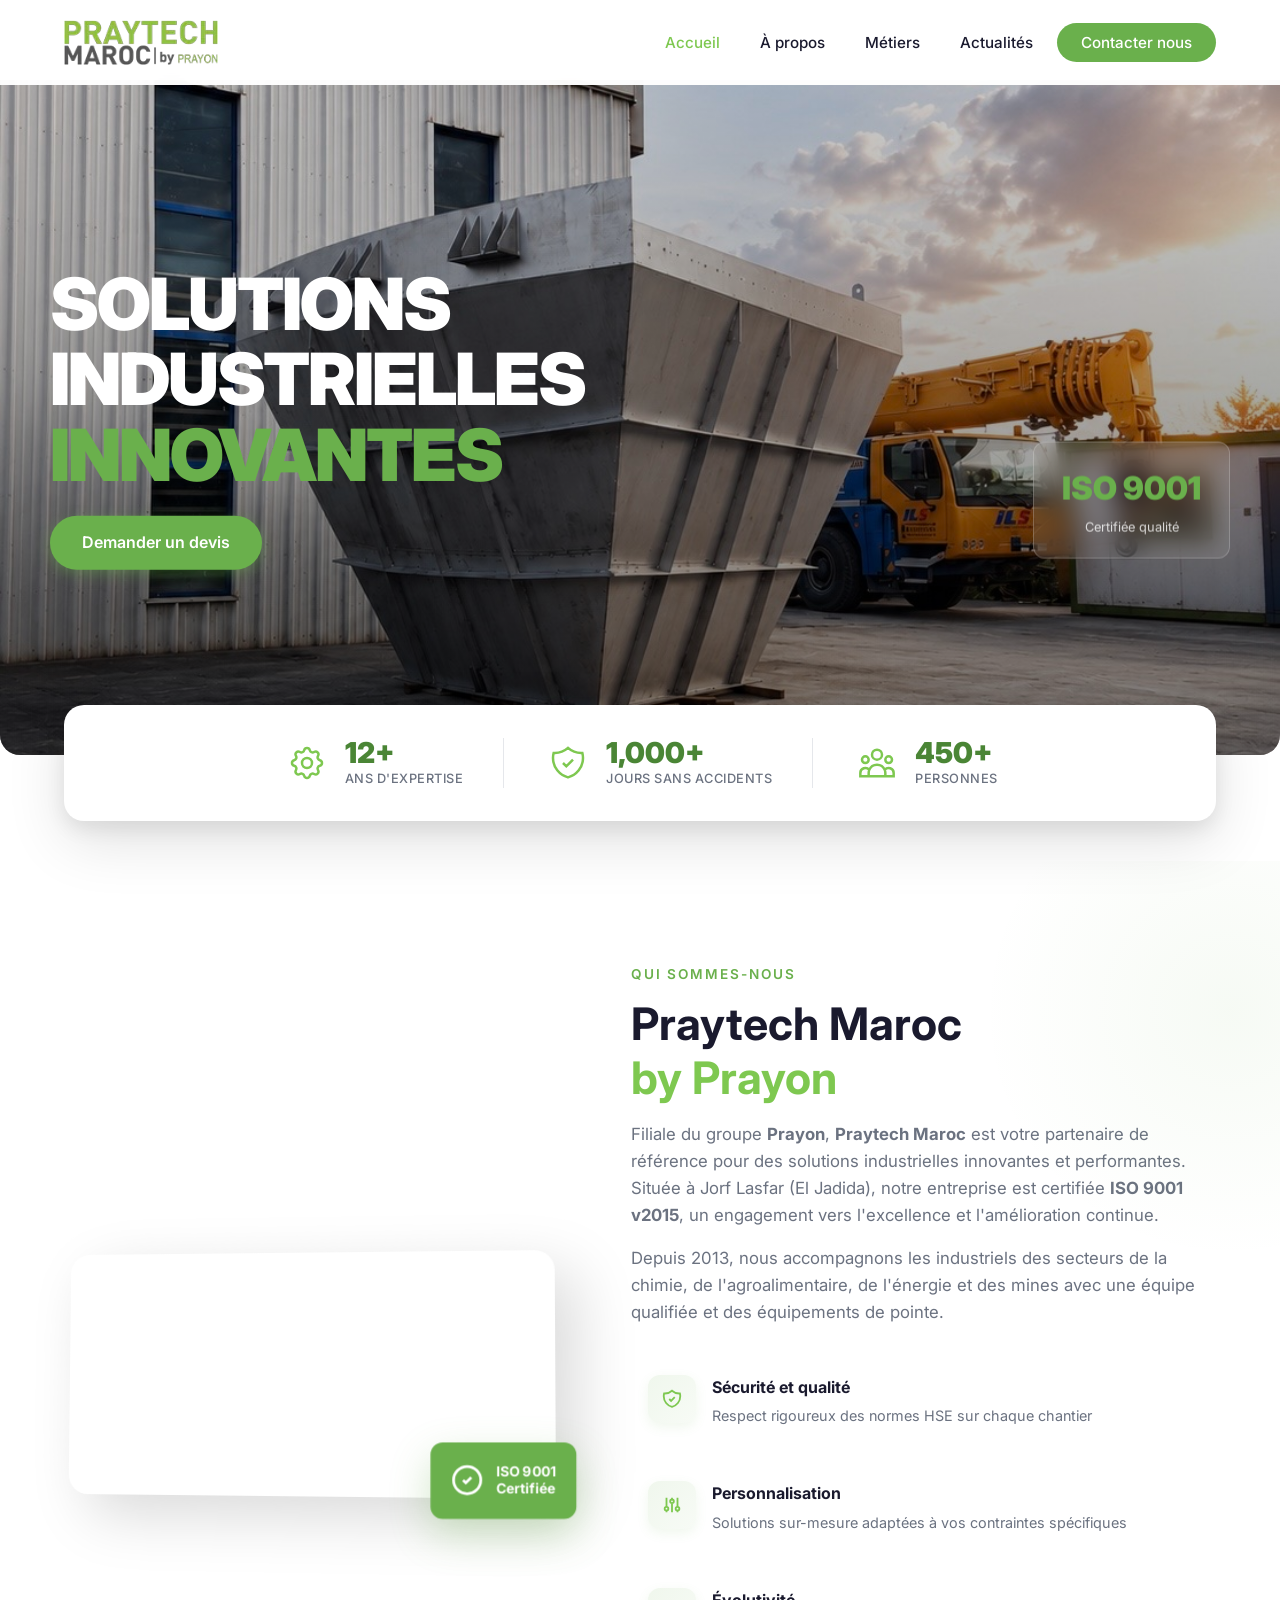
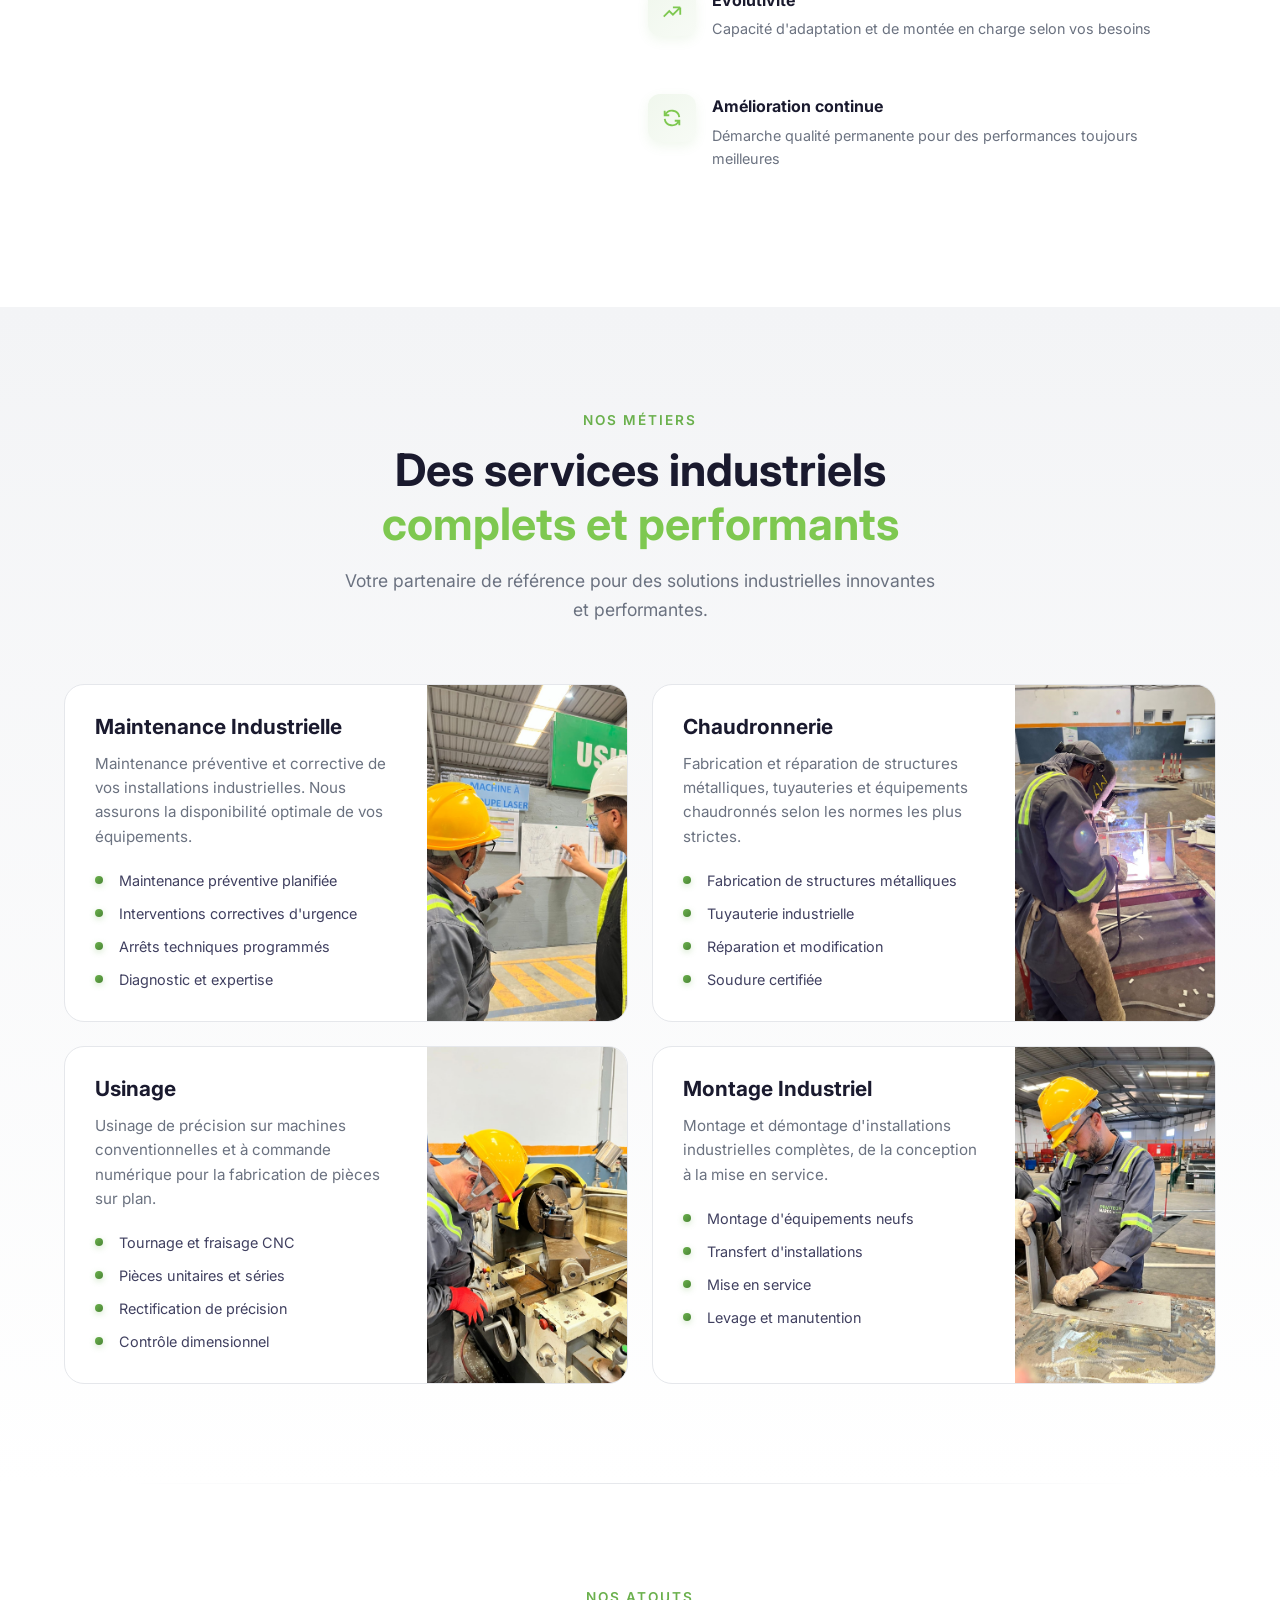
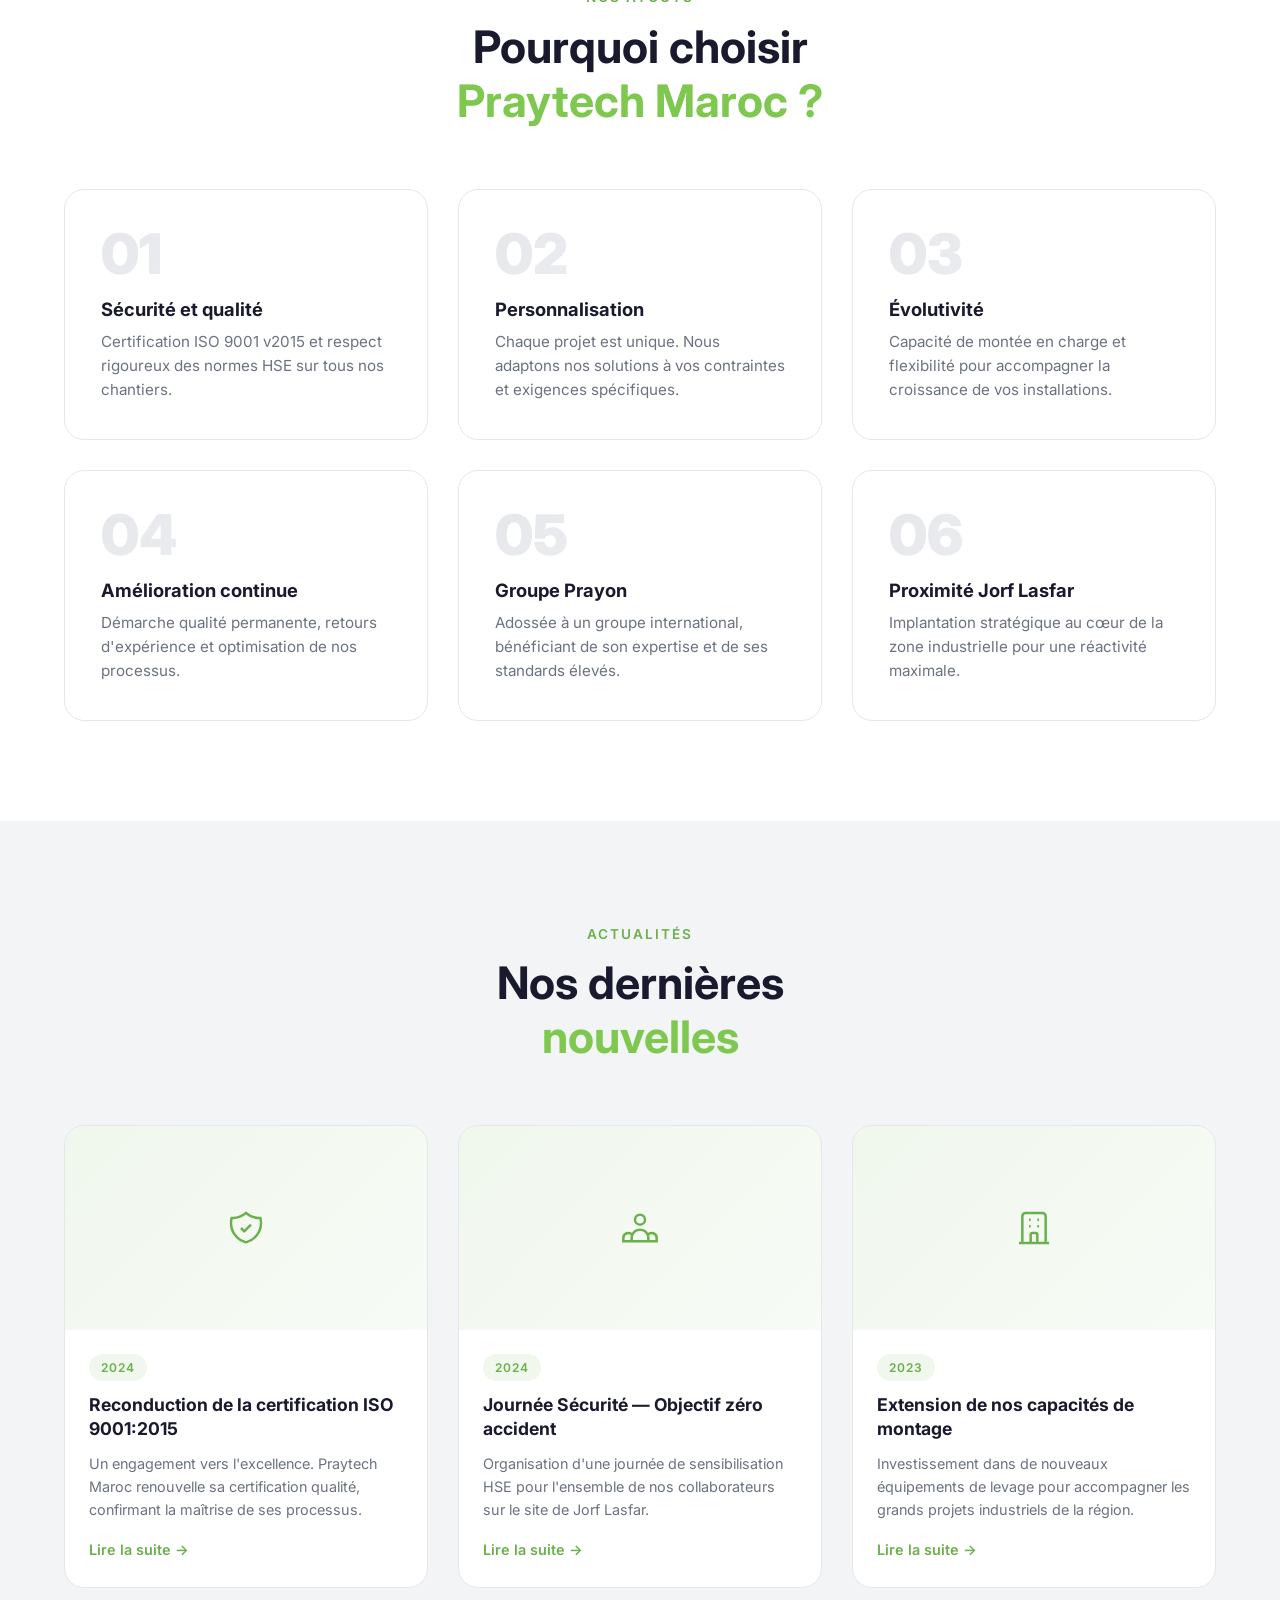
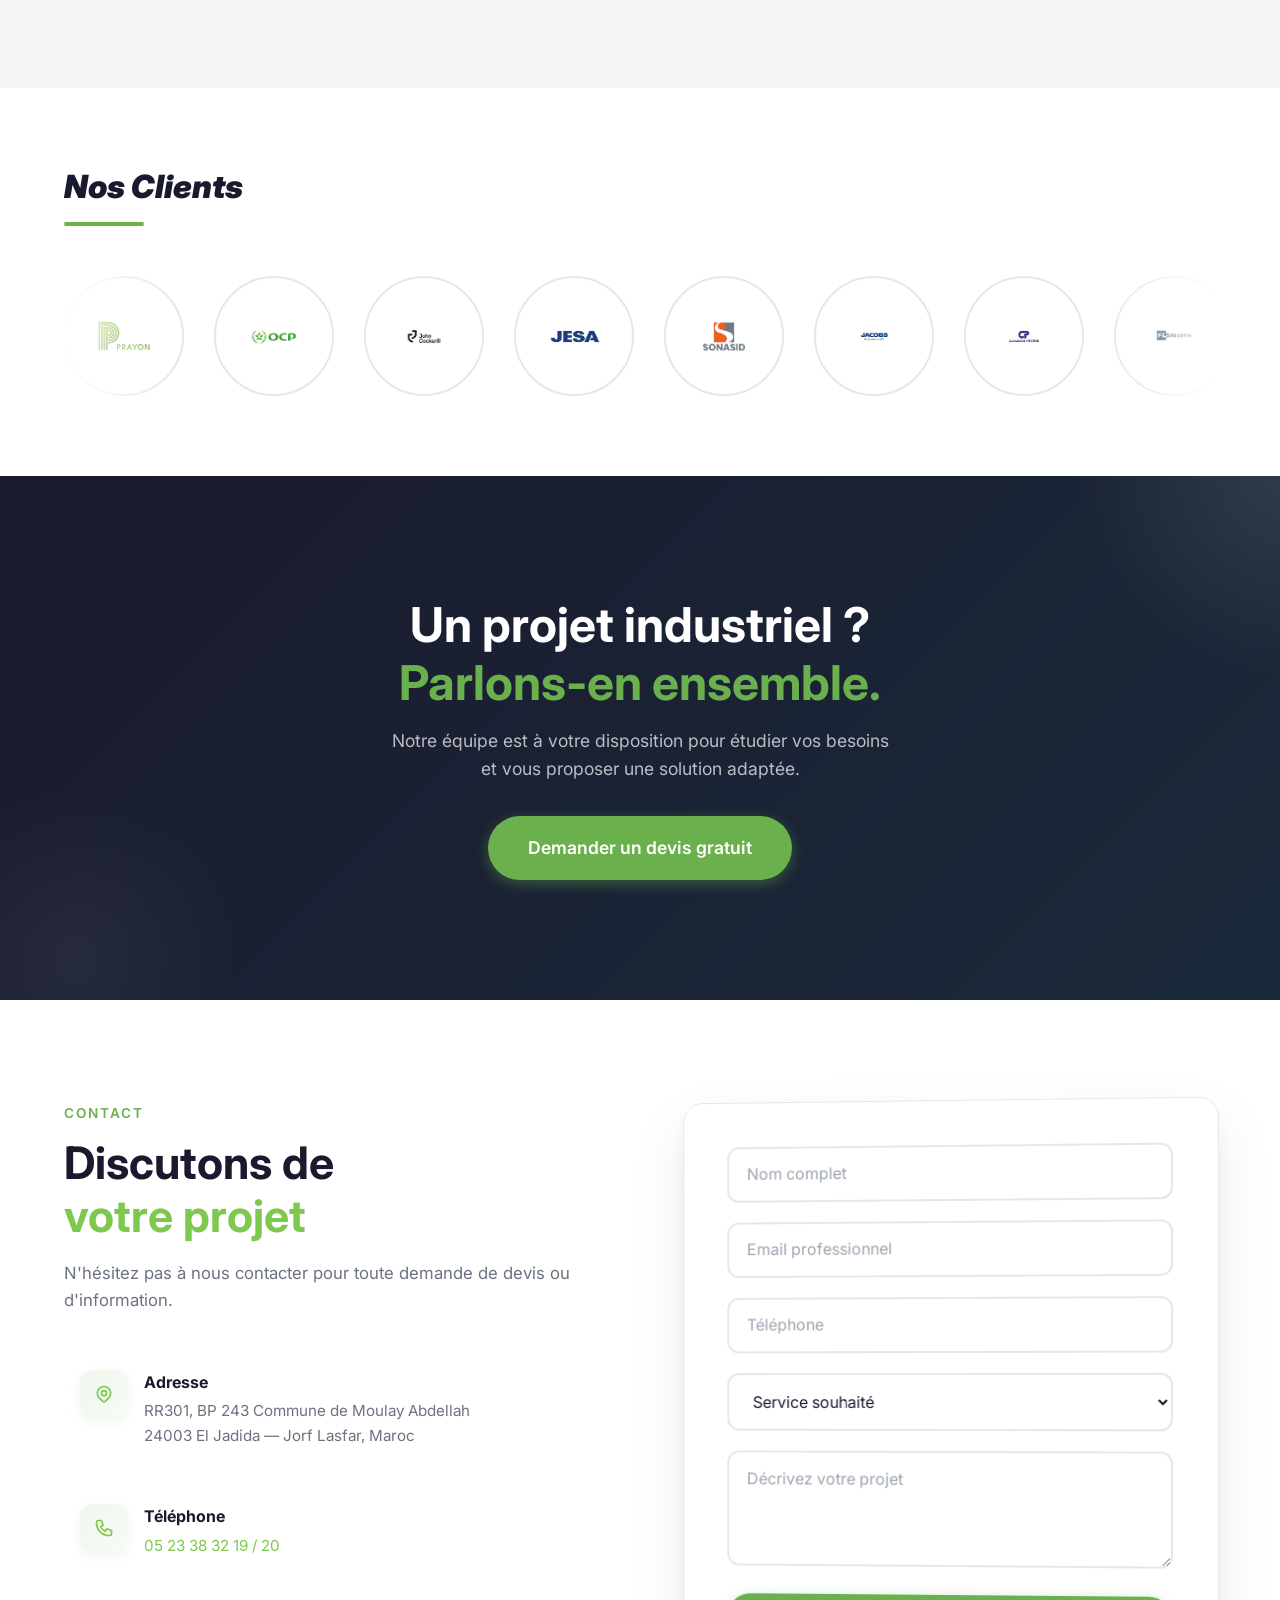
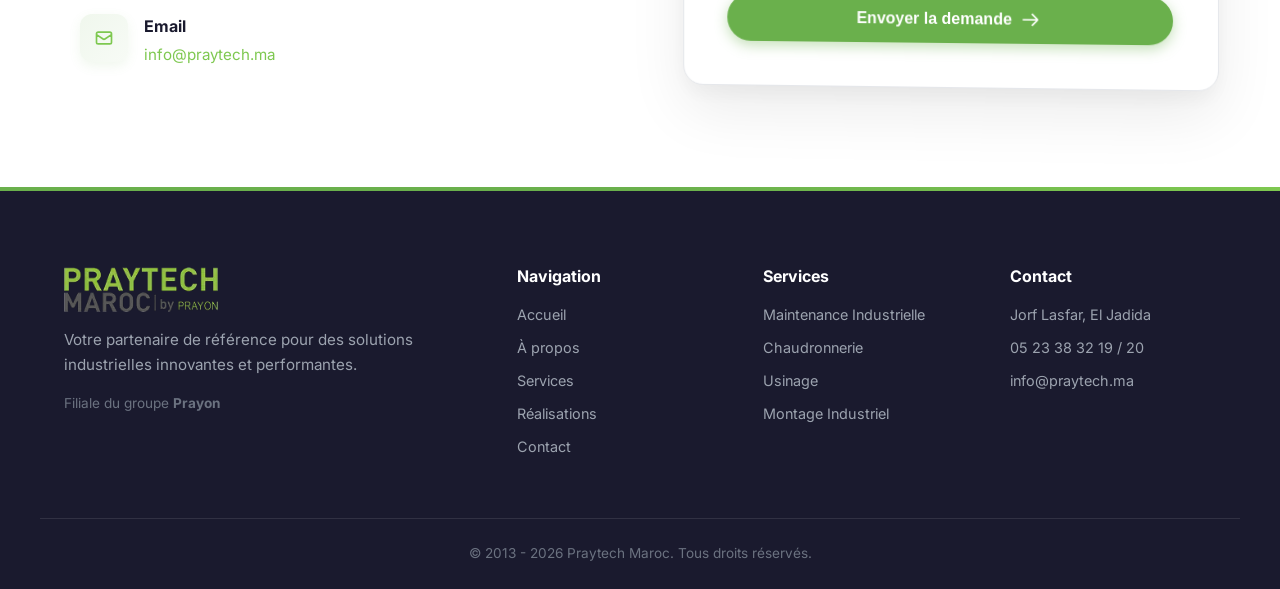
<file: index.html>
<!DOCTYPE html>
<html lang="fr">
<head>
    <meta charset="UTF-8">
    <meta name="viewport" content="width=device-width, initial-scale=1.0">
    <meta name="description" content="Praytech Maroc by Prayon - Votre partenaire de référence pour des solutions industrielles innovantes et performantes. Maintenance industrielle, chaudronnerie, usinage et montage industriel à Jorf Lasfar, El Jadida.">
    <meta name="keywords" content="Praytech, Prayon, maintenance industrielle, chaudronnerie, usinage, montage industriel, Jorf Lasfar, El Jadida, Maroc, ISO 9001, services industriels">
    <meta name="author" content="Praytech Maroc">
    <meta name="robots" content="index, follow">
    
    <!-- Open Graph -->
    <meta property="og:title" content="Praytech Maroc by Prayon - Solutions Industrielles Innovantes">
    <meta property="og:description" content="Entreprise certifiée ISO 9001 v2015 spécialisée en maintenance industrielle, chaudronnerie, usinage et montage industriel à Jorf Lasfar.">
    <meta property="og:type" content="website">
    <meta property="og:url" content="https://praytech.ma">
    <meta property="og:locale" content="fr_MA">
    
    <title>Praytech Maroc by Prayon | Solutions Industrielles Innovantes & Performantes</title>
    
    <link rel="stylesheet" href="css/style.css">
    <link rel="preconnect" href="https://fonts.googleapis.com">
    <link rel="preconnect" href="https://fonts.gstatic.com" crossorigin>
    <link href="https://fonts.googleapis.com/css2?family=Inter:wght@300;400;500;600;700;800;900&display=swap" rel="stylesheet">
</head>
<body>
    <!-- Navigation -->
    <header class="header" id="header">
        <nav class="nav container">
            <a href="#" class="nav__logo">
                <img src="images/Logo praitech maroc.png" alt="Praytech Maroc" class="nav__logo-img">
            </a>
            <ul class="nav__menu" id="nav-menu">
                <li><a href="#accueil" class="nav__link active">Accueil</a></li>
                <li><a href="#apropos" class="nav__link">À propos</a></li>
                <li><a href="#services" class="nav__link">Métiers</a></li>
                <li><a href="#realisations" class="nav__link">Actualités</a></li>
                <li><a href="#contact" class="nav__link nav__link--cta">Contacter nous</a></li>
            </ul>
            <button class="nav__toggle" id="nav-toggle" aria-label="Ouvrir le menu">
                <span></span>
                <span></span>
                <span></span>
            </button>
        </nav>
    </header>

    <!-- Hero Section -->
    <section class="hero" id="accueil">
        <div class="hero__image">
            <img src="images/hero-bg.jpg" alt="Praytech Maroc - Solutions industrielles">
            <div class="hero__image-overlay"></div>
            <div class="hero__image-content">
                <h1 class="hero__title">SOLUTIONS<br>INDUSTRIELLES<br><span class="highlight">INNOVANTES</span></h1>
                <a href="#contact" class="btn btn--primary hero__cta">Demander un devis</a>
            </div>
            <div class="hero__stats-badge">
                <span class="hero__stats-number">ISO 9001</span>
                <span class="hero__stats-label">Certifiée qualité</span>
            </div>
        </div>
        <div class="hero__bottom container">
            <div class="hero__kpis-bar">
                <div class="hero__kpi">
                    <div class="hero__kpi-icon">
                        <svg viewBox="0 0 24 24" fill="none" stroke="currentColor" stroke-width="1.5">
                            <path d="M10.325 4.317c.426-1.756 2.924-1.756 3.35 0a1.724 1.724 0 002.573 1.066c1.543-.94 3.31.826 2.37 2.37a1.724 1.724 0 001.066 2.573c1.756.426 1.756 2.924 0 3.35a1.724 1.724 0 00-1.066 2.573c.94 1.543-.826 3.31-2.37 2.37a1.724 1.724 0 00-2.573 1.066c-.426 1.756-2.924 1.756-3.35 0a1.724 1.724 0 00-2.573-1.066c-1.543.94-3.31-.826-2.37-2.37a1.724 1.724 0 00-1.066-2.573c-1.756-.426-1.756-2.924 0-3.35a1.724 1.724 0 001.066-2.573c-.94-1.543.826-3.31 2.37-2.37.996.608 2.296.07 2.572-1.065z"/>
                            <circle cx="12" cy="12" r="3"/>
                        </svg>
                    </div>
                    <div>
                        <span class="hero__kpi-number">12+</span>
                        <span class="hero__kpi-label">Ans d'expertise</span>
                    </div>
                </div>
                <div class="hero__kpi-divider"></div>
                <div class="hero__kpi">
                    <div class="hero__kpi-icon">
                        <svg viewBox="0 0 24 24" fill="none" stroke="currentColor" stroke-width="1.5">
                            <path d="M9 12l2 2 4-4m5.618-4.016A11.955 11.955 0 0112 2.944a11.955 11.955 0 01-8.618 3.04A12.02 12.02 0 003 9c0 5.591 3.824 10.29 9 11.622 5.176-1.332 9-6.03 9-11.622 0-1.042-.133-2.052-.382-3.016z"/>
                        </svg>
                    </div>
                    <div>
                        <span class="hero__kpi-number">1,000+</span>
                        <span class="hero__kpi-label">Jours sans accidents</span>
                    </div>
                </div>
                <div class="hero__kpi-divider"></div>
                <div class="hero__kpi">
                    <div class="hero__kpi-icon">
                        <svg viewBox="0 0 24 24" fill="none" stroke="currentColor" stroke-width="1.5">
                            <path d="M17 20h5v-2a3 3 0 00-5.356-1.857M17 20H7m10 0v-2c0-.656-.126-1.283-.356-1.857M7 20H2v-2a3 3 0 015.356-1.857M7 20v-2c0-.656.126-1.283.356-1.857m0 0a5.002 5.002 0 019.288 0M15 7a3 3 0 11-6 0 3 3 0 016 0zm6 3a2 2 0 11-4 0 2 2 0 014 0zM7 10a2 2 0 11-4 0 2 2 0 014 0z"/>
                        </svg>
                    </div>
                    <div>
                        <span class="hero__kpi-number">450+</span>
                        <span class="hero__kpi-label">Personnes</span>
                    </div>
                </div>
            </div>
        </div>
    </section>

    <!-- À propos -->
    <section class="about" id="apropos">
        <div class="container about__grid">
            <div class="about__image">
                <div class="about__video-wrapper">
                    <video autoplay muted loop playsinline>
                        <source src="images/machine-video.mp4" type="video/mp4">
                    </video>
                </div>
                <div class="about__badge-iso">
                    <svg viewBox="0 0 24 24" fill="none" stroke="currentColor" stroke-width="2">
                        <path d="M9 12l2 2 4-4"/>
                        <circle cx="12" cy="12" r="10"/>
                    </svg>
                    <span>ISO 9001<br>Certifiée</span>
                </div>
            </div>
            <div class="about__content">
                <span class="section__tag">Qui sommes-nous</span>
                <h2 class="section__title">Praytech Maroc<br><span class="highlight">by Prayon</span></h2>
                <p class="about__text">
                    Filiale du groupe <strong>Prayon</strong>, <strong>Praytech Maroc</strong> est votre partenaire de référence pour des solutions industrielles innovantes et performantes. Située à Jorf Lasfar (El Jadida), notre entreprise est certifiée <strong>ISO 9001 v2015</strong>, un engagement vers l'excellence et l'amélioration continue.
                </p>
                <p class="about__text">
                    Depuis 2013, nous accompagnons les industriels des secteurs de la chimie, de l'agroalimentaire, de l'énergie et des mines avec une équipe qualifiée et des équipements de pointe.
                </p>
                <div class="about__features">
                    <div class="about__feature">
                        <div class="about__feature-icon">
                            <svg viewBox="0 0 24 24" fill="none" stroke="currentColor" stroke-width="2">
                                <path d="M9 12l2 2 4-4m5.618-4.016A11.955 11.955 0 0112 2.944a11.955 11.955 0 01-8.618 3.04A12.02 12.02 0 003 9c0 5.591 3.824 10.29 9 11.622 5.176-1.332 9-6.03 9-11.622 0-1.042-.133-2.052-.382-3.016z"/>
                            </svg>
                        </div>
                        <div>
                            <strong>Sécurité et qualité</strong>
                            <p>Respect rigoureux des normes HSE sur chaque chantier</p>
                        </div>
                    </div>
                    <div class="about__feature">
                        <div class="about__feature-icon">
                            <svg viewBox="0 0 24 24" fill="none" stroke="currentColor" stroke-width="2">
                                <path d="M12 6V4m0 2a2 2 0 100 4m0-4a2 2 0 110 4m-6 8a2 2 0 100-4m0 4a2 2 0 110-4m0 4v2m0-6V4m6 6v10m6-2a2 2 0 100-4m0 4a2 2 0 110-4m0 4v2m0-6V4"/>
                            </svg>
                        </div>
                        <div>
                            <strong>Personnalisation</strong>
                            <p>Solutions sur-mesure adaptées à vos contraintes spécifiques</p>
                        </div>
                    </div>
                    <div class="about__feature">
                        <div class="about__feature-icon">
                            <svg viewBox="0 0 24 24" fill="none" stroke="currentColor" stroke-width="2">
                                <path d="M13 7h8m0 0v8m0-8l-8 8-4-4-6 6"/>
                            </svg>
                        </div>
                        <div>
                            <strong>Évolutivité</strong>
                            <p>Capacité d'adaptation et de montée en charge selon vos besoins</p>
                        </div>
                    </div>
                    <div class="about__feature">
                        <div class="about__feature-icon">
                            <svg viewBox="0 0 24 24" fill="none" stroke="currentColor" stroke-width="2">
                                <path d="M4 4v5h.582m15.356 2A8.001 8.001 0 004.582 9m0 0H9m11 11v-5h-.581m0 0a8.003 8.003 0 01-15.357-2m15.357 2H15"/>
                            </svg>
                        </div>
                        <div>
                            <strong>Amélioration continue</strong>
                            <p>Démarche qualité permanente pour des performances toujours meilleures</p>
                        </div>
                    </div>
                </div>
            </div>
        </div>
    </section>

    <!-- Services -->
    <section class="services" id="services">
        <div class="container">
            <div class="section__header">
                <span class="section__tag">Nos métiers</span>
                <h2 class="section__title">Des services industriels<br><span class="highlight">complets et performants</span></h2>
                <p class="section__subtitle">Votre partenaire de référence pour des solutions industrielles innovantes et performantes.</p>
            </div>
            <div class="services__grid">
                <article class="service-card">
                    <div class="service-card__image">
                        <img src="images/Maintenance industrielle.JPG" alt="Maintenance Industrielle">
                    </div>
                    <div class="service-card__body">
                        <h3 class="service-card__title">Maintenance Industrielle</h3>
                        <p class="service-card__desc">Maintenance préventive et corrective de vos installations industrielles. Nous assurons la disponibilité optimale de vos équipements.</p>
                        <ul class="service-card__list">
                            <li>Maintenance préventive planifiée</li>
                            <li>Interventions correctives d'urgence</li>
                            <li>Arrêts techniques programmés</li>
                            <li>Diagnostic et expertise</li>
                        </ul>
                    </div>
                </article>
                <article class="service-card">
                    <div class="service-card__image">
                        <img src="images/Chaudronnerie.JPG" alt="Chaudronnerie">
                    </div>
                    <div class="service-card__body">
                        <h3 class="service-card__title">Chaudronnerie</h3>
                        <p class="service-card__desc">Fabrication et réparation de structures métalliques, tuyauteries et équipements chaudronnés selon les normes les plus strictes.</p>
                        <ul class="service-card__list">
                            <li>Fabrication de structures métalliques</li>
                            <li>Tuyauterie industrielle</li>
                            <li>Réparation et modification</li>
                            <li>Soudure certifiée</li>
                        </ul>
                    </div>
                </article>
                <article class="service-card">
                    <div class="service-card__image">
                        <img src="images/Usinage.JPG" alt="Usinage">
                    </div>
                    <div class="service-card__body">
                        <h3 class="service-card__title">Usinage</h3>
                        <p class="service-card__desc">Usinage de précision sur machines conventionnelles et à commande numérique pour la fabrication de pièces sur plan.</p>
                        <ul class="service-card__list">
                            <li>Tournage et fraisage CNC</li>
                            <li>Pièces unitaires et séries</li>
                            <li>Rectification de précision</li>
                            <li>Contrôle dimensionnel</li>
                        </ul>
                    </div>
                </article>
                <article class="service-card">
                    <div class="service-card__image">
                        <img src="images/Montage industriel.JPG" alt="Montage Industriel">
                    </div>
                    <div class="service-card__body">
                        <h3 class="service-card__title">Montage Industriel</h3>
                        <p class="service-card__desc">Montage et démontage d'installations industrielles complètes, de la conception à la mise en service.</p>
                        <ul class="service-card__list">
                            <li>Montage d'équipements neufs</li>
                            <li>Transfert d'installations</li>
                            <li>Mise en service</li>
                            <li>Levage et manutention</li>
                        </ul>
                    </div>
                </article>
            </div>
        </div>
    </section>

    <!-- Pourquoi nous choisir -->
    <section class="why">
        <div class="container">
            <div class="section__header">
                <span class="section__tag">Nos atouts</span>
                <h2 class="section__title">Pourquoi choisir<br><span class="highlight">Praytech Maroc ?</span></h2>
            </div>
            <div class="why__grid">
                <div class="why__item">
                    <div class="why__number">01</div>
                    <h3>Sécurité et qualité</h3>
                    <p>Certification ISO 9001 v2015 et respect rigoureux des normes HSE sur tous nos chantiers.</p>
                </div>
                <div class="why__item">
                    <div class="why__number">02</div>
                    <h3>Personnalisation</h3>
                    <p>Chaque projet est unique. Nous adaptons nos solutions à vos contraintes et exigences spécifiques.</p>
                </div>
                <div class="why__item">
                    <div class="why__number">03</div>
                    <h3>Évolutivité</h3>
                    <p>Capacité de montée en charge et flexibilité pour accompagner la croissance de vos installations.</p>
                </div>
                <div class="why__item">
                    <div class="why__number">04</div>
                    <h3>Amélioration continue</h3>
                    <p>Démarche qualité permanente, retours d'expérience et optimisation de nos processus.</p>
                </div>
                <div class="why__item">
                    <div class="why__number">05</div>
                    <h3>Groupe Prayon</h3>
                    <p>Adossée à un groupe international, bénéficiant de son expertise et de ses standards élevés.</p>
                </div>
                <div class="why__item">
                    <div class="why__number">06</div>
                    <h3>Proximité Jorf Lasfar</h3>
                    <p>Implantation stratégique au cœur de la zone industrielle pour une réactivité maximale.</p>
                </div>
            </div>
        </div>
    </section>

    <!-- Actualités -->
    <section class="actualites" id="realisations">
        <div class="container">
            <div class="section__header">
                <span class="section__tag">Actualités</span>
                <h2 class="section__title">Nos dernières<br><span class="highlight">nouvelles</span></h2>
            </div>
            <div class="actualites__grid">
                <article class="actu-card">
                    <div class="actu-card__image">
                        <div class="actu-card__placeholder">
                            <svg viewBox="0 0 24 24" fill="none" stroke="currentColor" stroke-width="1.5" width="40" height="40">
                                <path d="M9 12l2 2 4-4m5.618-4.016A11.955 11.955 0 0112 2.944a11.955 11.955 0 01-8.618 3.04A12.02 12.02 0 003 9c0 5.591 3.824 10.29 9 11.622 5.176-1.332 9-6.03 9-11.622 0-1.042-.133-2.052-.382-3.016z"/>
                            </svg>
                        </div>
                    </div>
                    <div class="actu-card__content">
                        <span class="actu-card__date">2024</span>
                        <h3>Reconduction de la certification ISO 9001:2015</h3>
                        <p>Un engagement vers l'excellence. Praytech Maroc renouvelle sa certification qualité, confirmant la maîtrise de ses processus.</p>
                        <a href="articles/certification-iso-9001.html" class="actu-card__link">Lire la suite →</a>
                    </div>
                </article>
                <article class="actu-card">
                    <div class="actu-card__image">
                        <div class="actu-card__placeholder">
                            <svg viewBox="0 0 24 24" fill="none" stroke="currentColor" stroke-width="1.5" width="40" height="40">
                                <path d="M17 20h5v-2a3 3 0 00-5.356-1.857M17 20H7m10 0v-2c0-.656-.126-1.283-.356-1.857M7 20H2v-2a3 3 0 015.356-1.857M7 20v-2c0-.656.126-1.283.356-1.857m0 0a5.002 5.002 0 019.288 0M15 7a3 3 0 11-6 0 3 3 0 016 0z"/>
                            </svg>
                        </div>
                    </div>
                    <div class="actu-card__content">
                        <span class="actu-card__date">2024</span>
                        <h3>Journée Sécurité — Objectif zéro accident</h3>
                        <p>Organisation d'une journée de sensibilisation HSE pour l'ensemble de nos collaborateurs sur le site de Jorf Lasfar.</p>
                        <a href="articles/journee-securite.html" class="actu-card__link">Lire la suite →</a>
                    </div>
                </article>
                <article class="actu-card">
                    <div class="actu-card__image">
                        <div class="actu-card__placeholder">
                            <svg viewBox="0 0 24 24" fill="none" stroke="currentColor" stroke-width="1.5" width="40" height="40">
                                <path d="M19 21V5a2 2 0 00-2-2H7a2 2 0 00-2 2v16m14 0h2m-2 0h-5m-9 0H3m2 0h5M9 7h1m-1 4h1m4-4h1m-1 4h1m-5 10v-5a1 1 0 011-1h2a1 1 0 011 1v5m-4 0h4"/>
                            </svg>
                        </div>
                    </div>
                    <div class="actu-card__content">
                        <span class="actu-card__date">2023</span>
                        <h3>Extension de nos capacités de montage</h3>
                        <p>Investissement dans de nouveaux équipements de levage pour accompagner les grands projets industriels de la région.</p>
                        <a href="articles/extension-montage.html" class="actu-card__link">Lire la suite →</a>
                    </div>
                </article>
            </div>
        </div>
    </section>

    <!-- Nos Clients -->
    <section class="clients" id="clients">
        <div class="container">
            <div class="clients__header">
                <h2 class="clients__title">Nos Clients</h2>
                <div class="clients__line"></div>
            </div>
            <div class="clients__marquee">
                <div class="clients__track">
                    <div class="client-logo">
                        <img src="images/LOGO/LOGO-PRAYON-01.webp" alt="Prayon">
                    </div>
                    <div class="client-logo">
                        <img src="images/LOGO/LOGO OCP.webp" alt="OCP">
                    </div>
                    <div class="client-logo">
                        <img src="images/LOGO/LOGO John Cockerill.webp" alt="John Cockerill">
                    </div>
                    <div class="client-logo">
                        <img src="images/LOGO/LOGO JESA.webp" alt="JESA">
                    </div>
                    <div class="client-logo">
                        <img src="images/LOGO/LOGO SONASID.webp" alt="Sonasid">
                    </div>
                    <div class="client-logo">
                        <img src="images/LOGO/LOGO-JACOBS.webp" alt="Jacobs">
                    </div>
                    <div class="client-logo">
                        <img src="images/LOGO/LOGO Claudius Peters.webp" alt="Claudius Peters">
                    </div>
                    <div class="client-logo">
                        <img src="images/LOGO/LOGO FL Smidth.webp" alt="FLSmidth">
                    </div>
                    <div class="client-logo">
                        <img src="images/LOGO/LOGO Flowserve.webp" alt="Flowserve">
                    </div>
                    <div class="client-logo">
                        <img src="images/LOGO/LOGO PHOVA.webp" alt="Phova">
                    </div>
                    <div class="client-logo">
                        <img src="images/LOGO/LOGO LAFARGE.webp" alt="Lafarge">
                    </div>
                    <!-- Duplicate for seamless loop -->
                    <div class="client-logo">
                        <img src="images/LOGO/LOGO-PRAYON-01.webp" alt="Prayon">
                    </div>
                    <div class="client-logo">
                        <img src="images/LOGO/LOGO OCP.webp" alt="OCP">
                    </div>
                    <div class="client-logo">
                        <img src="images/LOGO/LOGO John Cockerill.webp" alt="John Cockerill">
                    </div>
                    <div class="client-logo">
                        <img src="images/LOGO/LOGO JESA.webp" alt="JESA">
                    </div>
                    <div class="client-logo">
                        <img src="images/LOGO/LOGO SONASID.webp" alt="Sonasid">
                    </div>
                    <div class="client-logo">
                        <img src="images/LOGO/LOGO-JACOBS.webp" alt="Jacobs">
                    </div>
                    <div class="client-logo">
                        <img src="images/LOGO/LOGO Claudius Peters.webp" alt="Claudius Peters">
                    </div>
                    <div class="client-logo">
                        <img src="images/LOGO/LOGO FL Smidth.webp" alt="FLSmidth">
                    </div>
                    <div class="client-logo">
                        <img src="images/LOGO/LOGO Flowserve.webp" alt="Flowserve">
                    </div>
                    <div class="client-logo">
                        <img src="images/LOGO/LOGO PHOVA.webp" alt="Phova">
                    </div>
                    <div class="client-logo">
                        <img src="images/LOGO/LOGO LAFARGE.webp" alt="Lafarge">
                    </div>
                </div>
            </div>
        </div>
    </section>

    <!-- CTA Section -->
    <section class="cta">
        <div class="container cta__content">
            <h2>Un projet industriel ?<br><span class="highlight">Parlons-en ensemble.</span></h2>
            <p>Notre équipe est à votre disposition pour étudier vos besoins et vous proposer une solution adaptée.</p>
            <a href="#contact" class="btn btn--primary btn--large">Demander un devis gratuit</a>
        </div>
    </section>

    <!-- Contact -->
    <section class="contact" id="contact">
        <div class="container contact__grid">
            <div class="contact__info">
                <span class="section__tag">Contact</span>
                <h2 class="section__title">Discutons de<br><span class="highlight">votre projet</span></h2>
                <p>N'hésitez pas à nous contacter pour toute demande de devis ou d'information.</p>
                
                <div class="contact__details">
                    <div class="contact__detail">
                        <div class="contact__detail-icon">
                            <svg viewBox="0 0 24 24" fill="none" stroke="currentColor" stroke-width="2">
                                <path d="M17.657 16.657L13.414 20.9a1.998 1.998 0 01-2.827 0l-4.244-4.243a8 8 0 1111.314 0z"/>
                                <path d="M15 11a3 3 0 11-6 0 3 3 0 016 0z"/>
                            </svg>
                        </div>
                        <div>
                            <strong>Adresse</strong>
                            <p>RR301, BP 243 Commune de Moulay Abdellah<br>24003 El Jadida — Jorf Lasfar, Maroc</p>
                        </div>
                    </div>
                    <div class="contact__detail">
                        <div class="contact__detail-icon">
                            <svg viewBox="0 0 24 24" fill="none" stroke="currentColor" stroke-width="2">
                                <path d="M3 5a2 2 0 012-2h3.28a1 1 0 01.948.684l1.498 4.493a1 1 0 01-.502 1.21l-2.257 1.13a11.042 11.042 0 005.516 5.516l1.13-2.257a1 1 0 011.21-.502l4.493 1.498a1 1 0 01.684.949V19a2 2 0 01-2 2h-1C9.716 21 3 14.284 3 6V5z"/>
                            </svg>
                        </div>
                        <div>
                            <strong>Téléphone</strong>
                            <p><a href="tel:+212523383219">05 23 38 32 19 / 20</a></p>
                        </div>
                    </div>
                    <div class="contact__detail">
                        <div class="contact__detail-icon">
                            <svg viewBox="0 0 24 24" fill="none" stroke="currentColor" stroke-width="2">
                                <path d="M3 8l7.89 5.26a2 2 0 002.22 0L21 8M5 19h14a2 2 0 002-2V7a2 2 0 00-2-2H5a2 2 0 00-2 2v10a2 2 0 002 2z"/>
                            </svg>
                        </div>
                        <div>
                            <strong>Email</strong>
                            <p><a href="mailto:info@praytech.ma">info@praytech.ma</a></p>
                        </div>
                    </div>
                </div>
            </div>
            <div class="contact__form-wrapper">
                <form class="contact__form" id="contact-form">
                    <div class="form__group">
                        <input type="text" id="name" name="name" placeholder=" " required>
                        <label for="name">Nom complet</label>
                    </div>
                    <div class="form__group">
                        <input type="email" id="email" name="email" placeholder=" " required>
                        <label for="email">Email professionnel</label>
                    </div>
                    <div class="form__group">
                        <input type="tel" id="phone" name="phone" placeholder=" ">
                        <label for="phone">Téléphone</label>
                    </div>
                    <div class="form__group">
                        <select id="service" name="service" required>
                            <option value="" disabled selected>Service souhaité</option>
                            <option value="maintenance">Maintenance Industrielle</option>
                            <option value="chaudronnerie">Chaudronnerie</option>
                            <option value="usinage">Usinage</option>
                            <option value="montage">Montage Industriel</option>
                            <option value="autre">Autre</option>
                        </select>
                    </div>
                    <div class="form__group">
                        <textarea id="message" name="message" rows="4" placeholder=" " required></textarea>
                        <label for="message">Décrivez votre projet</label>
                    </div>
                    <button type="submit" class="btn btn--primary btn--full">
                        Envoyer la demande
                        <svg viewBox="0 0 24 24" fill="none" stroke="currentColor" stroke-width="2" width="20" height="20">
                            <path d="M14 5l7 7m0 0l-7 7m7-7H3"/>
                        </svg>
                    </button>
                </form>
            </div>
        </div>
    </section>

    <!-- Footer -->
    <footer class="footer">
        <div class="container footer__grid">
            <div class="footer__brand">
                <a href="#" class="nav__logo">
                    <img src="images/Logo praitech maroc.png" alt="Praytech Maroc" class="nav__logo-img">
                </a>
                <p>Votre partenaire de référence pour des solutions industrielles innovantes et performantes.</p>
                <p class="footer__group">Filiale du groupe <strong>Prayon</strong></p>
            </div>
            <div class="footer__links">
                <h4>Navigation</h4>
                <ul>
                    <li><a href="#accueil">Accueil</a></li>
                    <li><a href="#apropos">À propos</a></li>
                    <li><a href="#services">Services</a></li>
                    <li><a href="#realisations">Réalisations</a></li>
                    <li><a href="#contact">Contact</a></li>
                </ul>
            </div>
            <div class="footer__links">
                <h4>Services</h4>
                <ul>
                    <li><a href="#services">Maintenance Industrielle</a></li>
                    <li><a href="#services">Chaudronnerie</a></li>
                    <li><a href="#services">Usinage</a></li>
                    <li><a href="#services">Montage Industriel</a></li>
                </ul>
            </div>
            <div class="footer__links">
                <h4>Contact</h4>
                <ul>
                    <li>Jorf Lasfar, El Jadida</li>
                    <li><a href="tel:+212523383219">05 23 38 32 19 / 20</a></li>
                    <li><a href="mailto:info@praytech.ma">info@praytech.ma</a></li>
                </ul>
            </div>
        </div>
        <div class="footer__bottom container">
            <p>&copy; 2013 - 2026 Praytech Maroc. Tous droits réservés.</p>
        </div>
    </footer>

    <script src="js/main.js"></script>
</body>
</html>
</file>
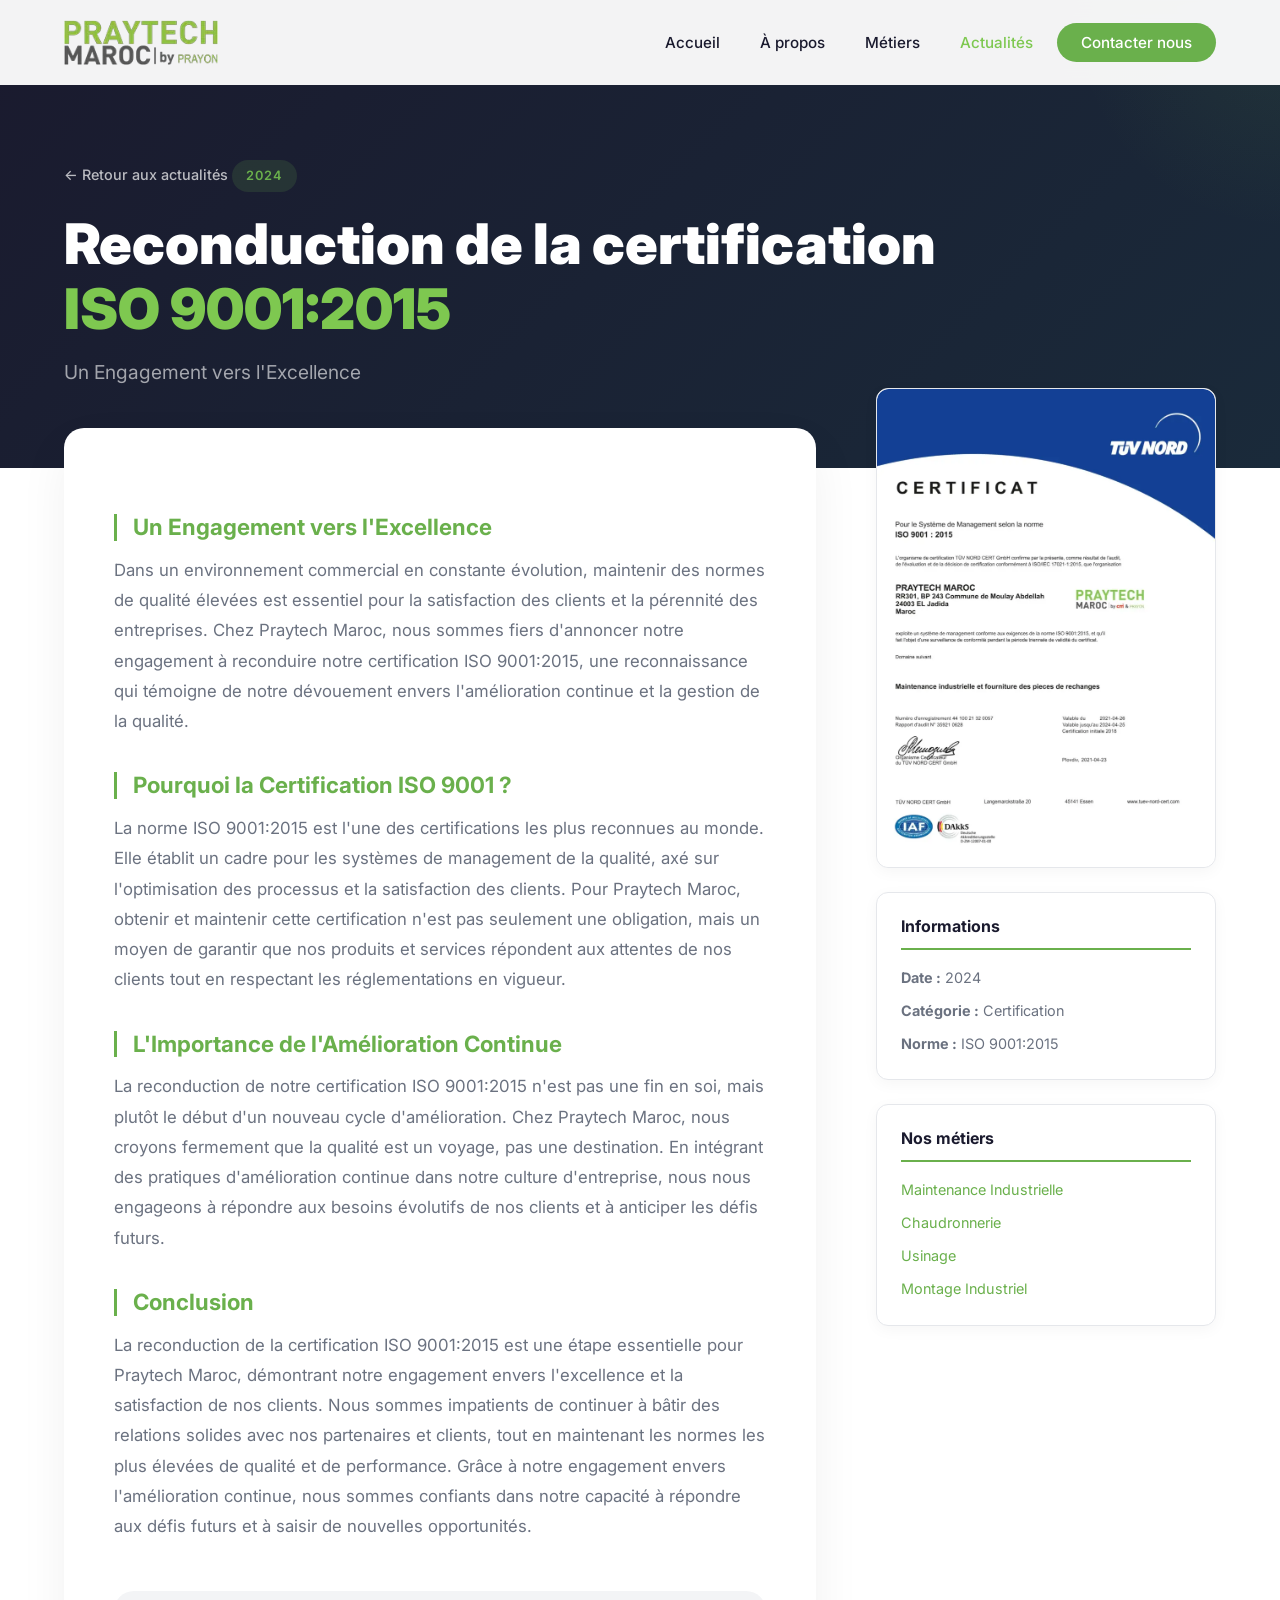
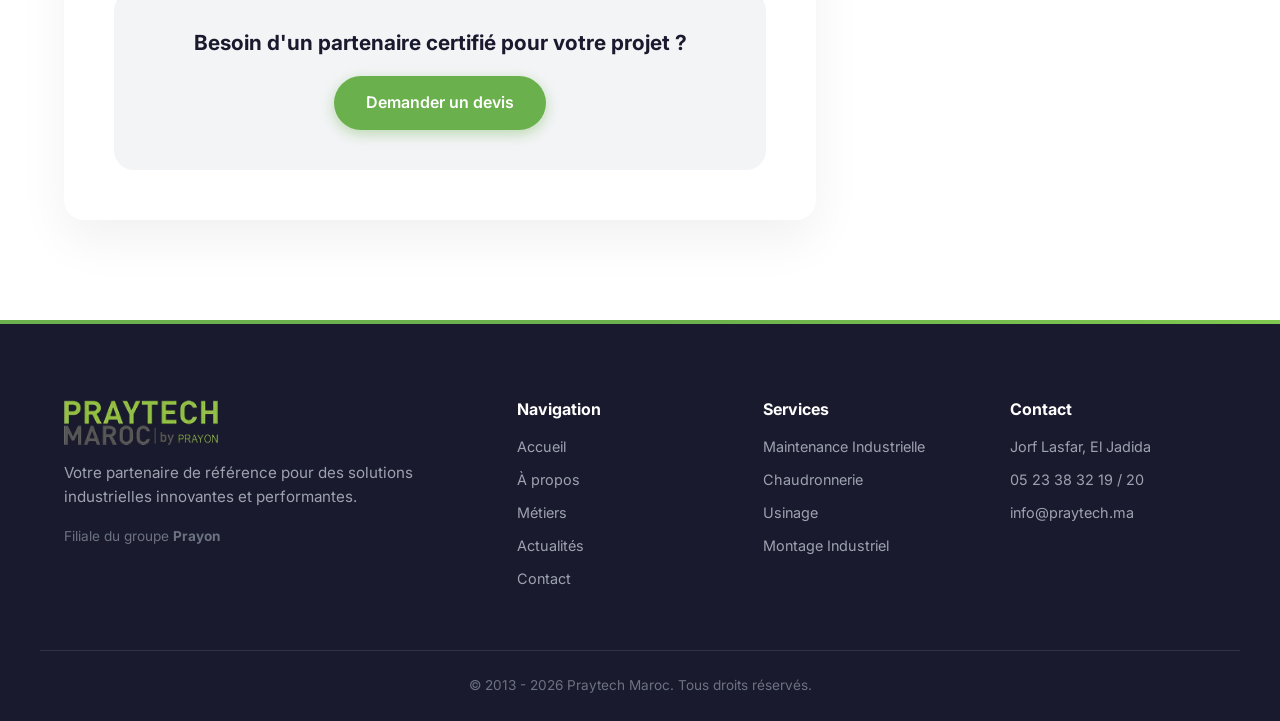
<file: articles/certification-iso-9001.html>
<!DOCTYPE html>
<html lang="fr">
<head>
    <meta charset="UTF-8">
    <meta name="viewport" content="width=device-width, initial-scale=1.0">
    <meta name="description" content="Reconduction de la certification ISO 9001:2015 - Praytech Maroc renouvelle son engagement vers l'excellence.">
    <title>Reconduction de la certification ISO 9001:2015 | Praytech Maroc</title>
    <link rel="stylesheet" href="../css/style.css">
    <link rel="preconnect" href="https://fonts.googleapis.com">
    <link rel="preconnect" href="https://fonts.gstatic.com" crossorigin>
    <link href="https://fonts.googleapis.com/css2?family=Inter:wght@300;400;500;600;700;800;900&display=swap" rel="stylesheet">
</head>
<body>
    <!-- Navigation -->
    <header class="header scrolled" id="header">
        <nav class="nav container">
            <a href="../index.html" class="nav__logo">
                <img src="../images/Logo praitech maroc.png" alt="Praytech Maroc" class="nav__logo-img">
            </a>
            <ul class="nav__menu" id="nav-menu">
                <li><a href="../index.html#accueil" class="nav__link">Accueil</a></li>
                <li><a href="../index.html#apropos" class="nav__link">À propos</a></li>
                <li><a href="../index.html#services" class="nav__link">Métiers</a></li>
                <li><a href="../index.html#realisations" class="nav__link active">Actualités</a></li>
                <li><a href="../index.html#contact" class="nav__link nav__link--cta">Contacter nous</a></li>
            </ul>
            <button class="nav__toggle" id="nav-toggle" aria-label="Ouvrir le menu">
                <span></span>
                <span></span>
                <span></span>
            </button>
        </nav>
    </header>

    <!-- Article Hero -->
    <section class="article-hero">
        <div class="container">
            <a href="../index.html#realisations" class="article-hero__back">← Retour aux actualités</a>
            <span class="article-hero__date">2024</span>
            <h1 class="article-hero__title">Reconduction de la certification<br><span class="highlight">ISO 9001:2015</span></h1>
            <p class="article-hero__subtitle">Un Engagement vers l'Excellence</p>
        </div>
    </section>

    <!-- Article Content -->
    <article class="article-content">
        <div class="container article-content__wrapper">
            <div class="article-content__body">
                <h2>Un Engagement vers l'Excellence</h2>
                <p>
                    Dans un environnement commercial en constante évolution, maintenir des normes de qualité élevées est essentiel pour la satisfaction des clients et la pérennité des entreprises. Chez Praytech Maroc, nous sommes fiers d'annoncer notre engagement à reconduire notre certification ISO 9001:2015, une reconnaissance qui témoigne de notre dévouement envers l'amélioration continue et la gestion de la qualité.
                </p>

                <h2>Pourquoi la Certification ISO 9001 ?</h2>
                <p>
                    La norme ISO 9001:2015 est l'une des certifications les plus reconnues au monde. Elle établit un cadre pour les systèmes de management de la qualité, axé sur l'optimisation des processus et la satisfaction des clients. Pour Praytech Maroc, obtenir et maintenir cette certification n'est pas seulement une obligation, mais un moyen de garantir que nos produits et services répondent aux attentes de nos clients tout en respectant les réglementations en vigueur.
                </p>

                <h2>L'Importance de l'Amélioration Continue</h2>
                <p>
                    La reconduction de notre certification ISO 9001:2015 n'est pas une fin en soi, mais plutôt le début d'un nouveau cycle d'amélioration. Chez Praytech Maroc, nous croyons fermement que la qualité est un voyage, pas une destination. En intégrant des pratiques d'amélioration continue dans notre culture d'entreprise, nous nous engageons à répondre aux besoins évolutifs de nos clients et à anticiper les défis futurs.
                </p>

                <h2>Conclusion</h2>
                <p>
                    La reconduction de la certification ISO 9001:2015 est une étape essentielle pour Praytech Maroc, démontrant notre engagement envers l'excellence et la satisfaction de nos clients. Nous sommes impatients de continuer à bâtir des relations solides avec nos partenaires et clients, tout en maintenant les normes les plus élevées de qualité et de performance. Grâce à notre engagement envers l'amélioration continue, nous sommes confiants dans notre capacité à répondre aux défis futurs et à saisir de nouvelles opportunités.
                </p>

                <div class="article-content__cta">
                    <h3>Besoin d'un partenaire certifié pour votre projet ?</h3>
                    <a href="../index.html#contact" class="btn btn--primary">Demander un devis</a>
                </div>
            </div>

            <aside class="article-content__sidebar">
                <div class="sidebar-card sidebar-card--image">
                    <img src="../images/CERTIF-ISO.webp" alt="Certificat ISO 9001:2015 - Praytech Maroc - TÜV NORD">
                </div>
                <div class="sidebar-card">
                    <h4>Informations</h4>
                    <ul>
                        <li><strong>Date :</strong> 2024</li>
                        <li><strong>Catégorie :</strong> Certification</li>
                        <li><strong>Norme :</strong> ISO 9001:2015</li>
                    </ul>
                </div>
                <div class="sidebar-card">
                    <h4>Nos métiers</h4>
                    <ul>
                        <li><a href="../index.html#services">Maintenance Industrielle</a></li>
                        <li><a href="../index.html#services">Chaudronnerie</a></li>
                        <li><a href="../index.html#services">Usinage</a></li>
                        <li><a href="../index.html#services">Montage Industriel</a></li>
                    </ul>
                </div>
            </aside>
        </div>
    </article>

    <!-- Footer -->
    <footer class="footer">
        <div class="container footer__grid">
            <div class="footer__brand">
                <a href="../index.html" class="nav__logo">
                    <img src="../images/Logo praitech maroc.png" alt="Praytech Maroc" class="nav__logo-img">
                </a>
                <p>Votre partenaire de référence pour des solutions industrielles innovantes et performantes.</p>
                <p class="footer__group">Filiale du groupe <strong>Prayon</strong></p>
            </div>
            <div class="footer__links">
                <h4>Navigation</h4>
                <ul>
                    <li><a href="../index.html#accueil">Accueil</a></li>
                    <li><a href="../index.html#apropos">À propos</a></li>
                    <li><a href="../index.html#services">Métiers</a></li>
                    <li><a href="../index.html#realisations">Actualités</a></li>
                    <li><a href="../index.html#contact">Contact</a></li>
                </ul>
            </div>
            <div class="footer__links">
                <h4>Services</h4>
                <ul>
                    <li><a href="../index.html#services">Maintenance Industrielle</a></li>
                    <li><a href="../index.html#services">Chaudronnerie</a></li>
                    <li><a href="../index.html#services">Usinage</a></li>
                    <li><a href="../index.html#services">Montage Industriel</a></li>
                </ul>
            </div>
            <div class="footer__links">
                <h4>Contact</h4>
                <ul>
                    <li>Jorf Lasfar, El Jadida</li>
                    <li><a href="tel:+212523383219">05 23 38 32 19 / 20</a></li>
                    <li><a href="mailto:info@praytech.ma">info@praytech.ma</a></li>
                </ul>
            </div>
        </div>
        <div class="footer__bottom container">
            <p>&copy; 2013 - 2026 Praytech Maroc. Tous droits réservés.</p>
        </div>
    </footer>

    <script src="../js/main.js"></script>
</body>
</html>
</file>
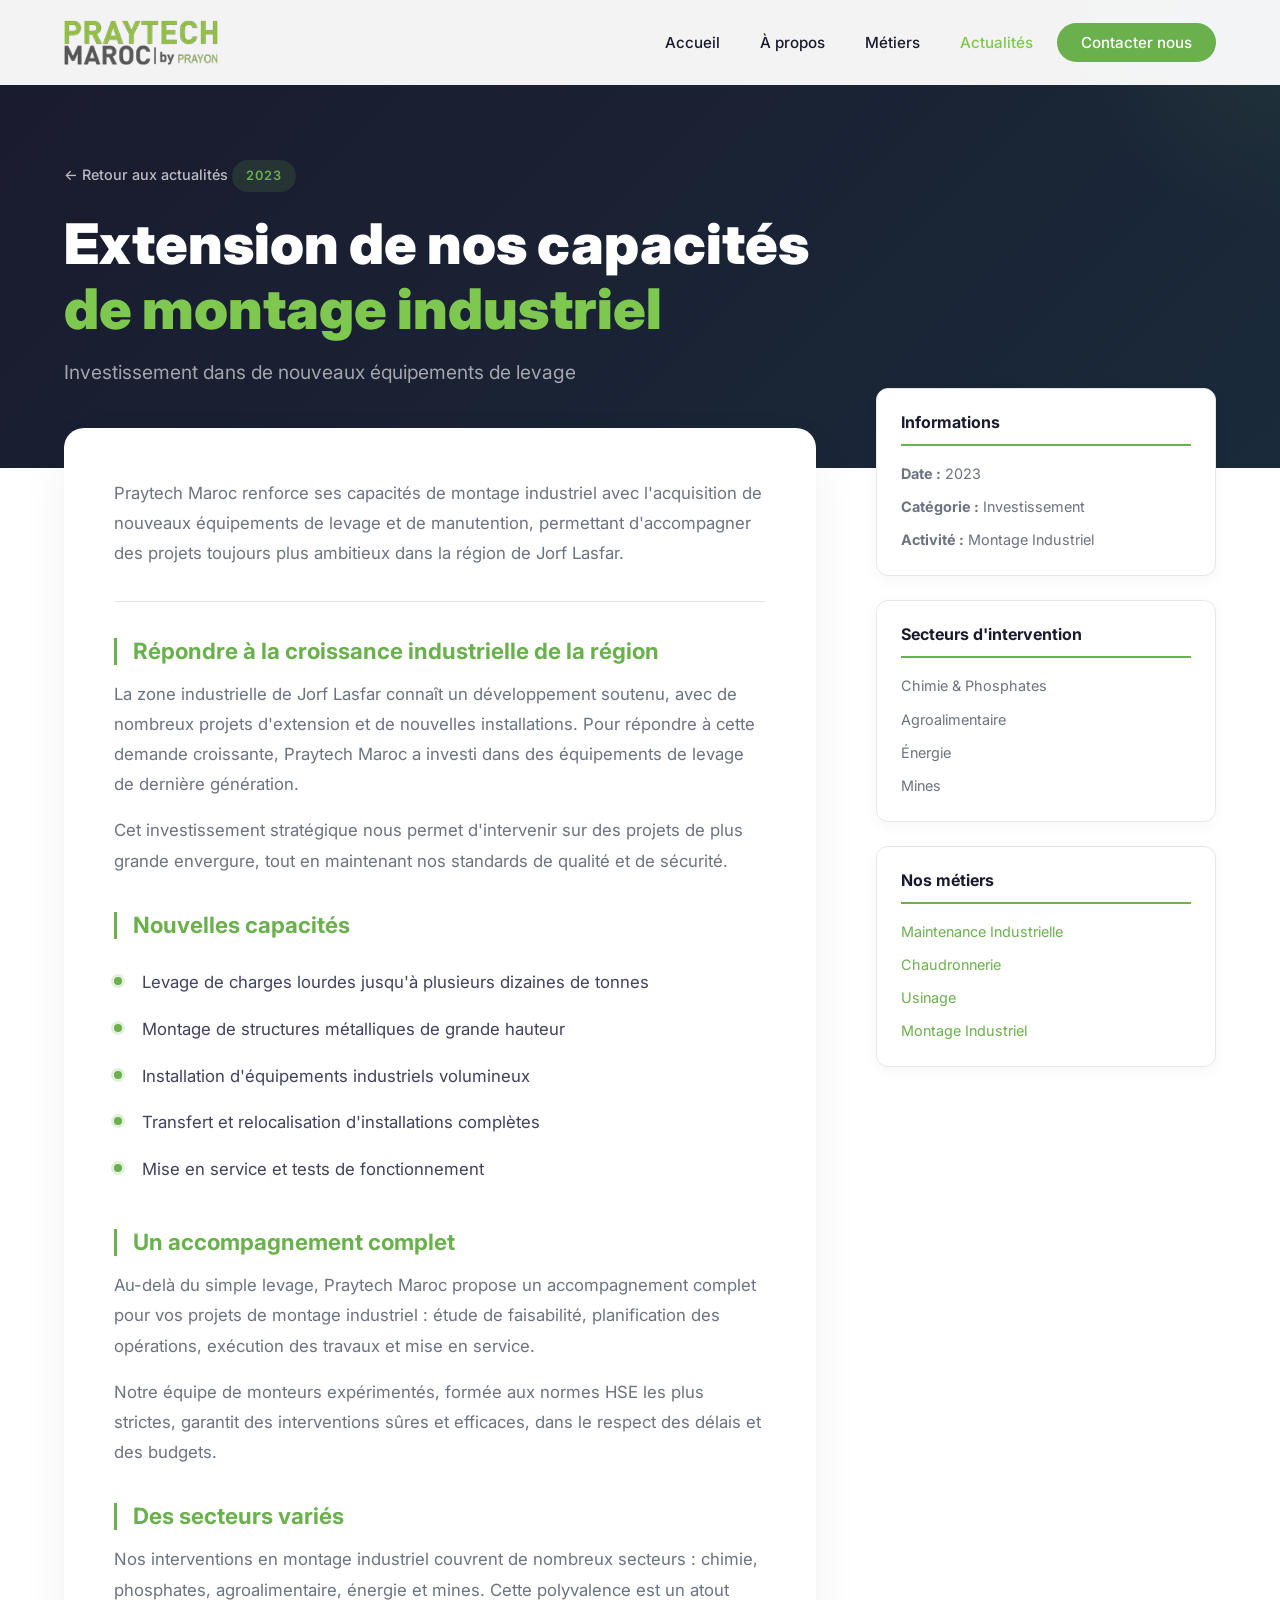
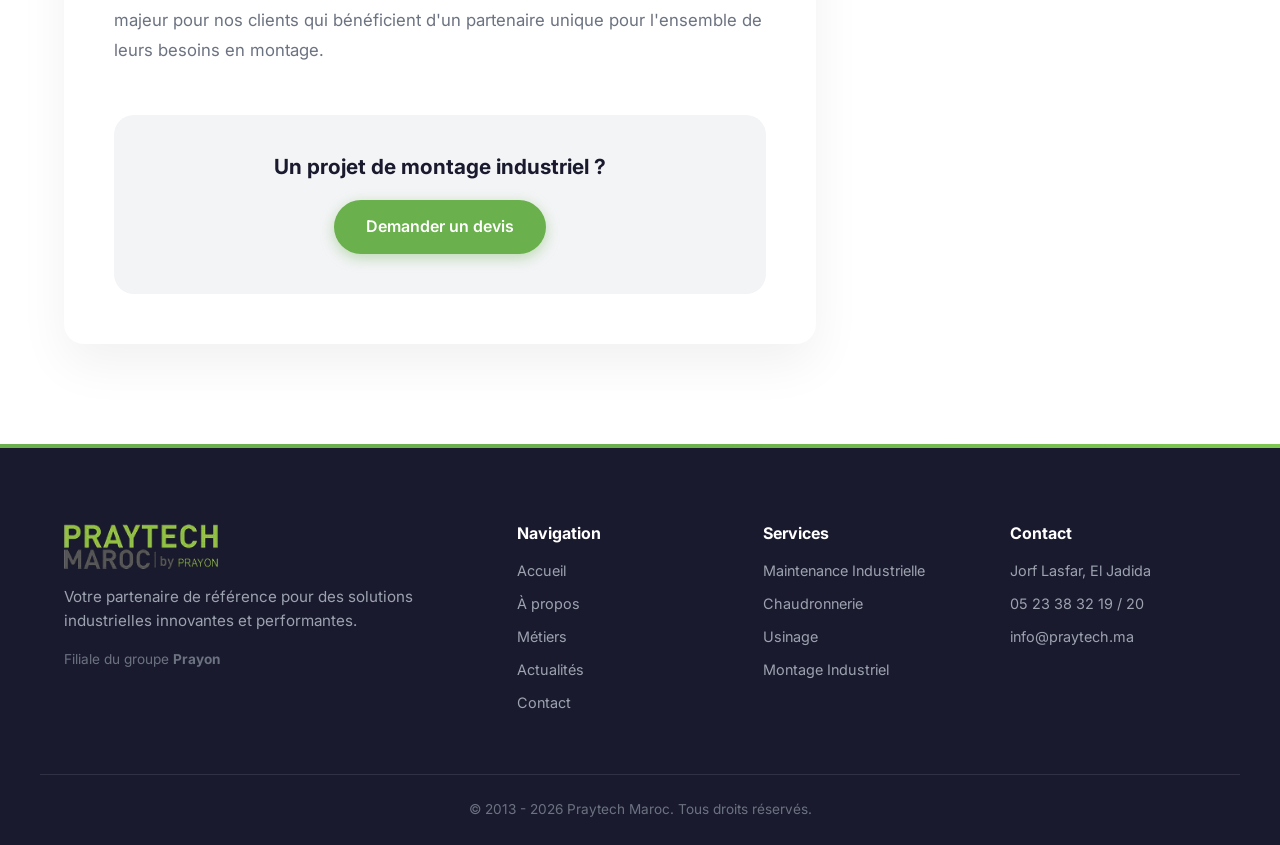
<file: articles/extension-montage.html>
<!DOCTYPE html>
<html lang="fr">
<head>
    <meta charset="UTF-8">
    <meta name="viewport" content="width=device-width, initial-scale=1.0">
    <meta name="description" content="Extension des capacités de montage industriel de Praytech Maroc - Nouveaux équipements de levage.">
    <title>Extension de nos capacités de montage | Praytech Maroc</title>
    <link rel="stylesheet" href="../css/style.css">
    <link rel="preconnect" href="https://fonts.googleapis.com">
    <link rel="preconnect" href="https://fonts.gstatic.com" crossorigin>
    <link href="https://fonts.googleapis.com/css2?family=Inter:wght@300;400;500;600;700;800;900&display=swap" rel="stylesheet">
</head>
<body>
    <!-- Navigation -->
    <header class="header scrolled" id="header">
        <nav class="nav container">
            <a href="../index.html" class="nav__logo">
                <img src="../images/Logo praitech maroc.png" alt="Praytech Maroc" class="nav__logo-img">
            </a>
            <ul class="nav__menu" id="nav-menu">
                <li><a href="../index.html#accueil" class="nav__link">Accueil</a></li>
                <li><a href="../index.html#apropos" class="nav__link">À propos</a></li>
                <li><a href="../index.html#services" class="nav__link">Métiers</a></li>
                <li><a href="../index.html#realisations" class="nav__link active">Actualités</a></li>
                <li><a href="../index.html#contact" class="nav__link nav__link--cta">Contacter nous</a></li>
            </ul>
            <button class="nav__toggle" id="nav-toggle" aria-label="Ouvrir le menu">
                <span></span>
                <span></span>
                <span></span>
            </button>
        </nav>
    </header>

    <!-- Article Hero -->
    <section class="article-hero">
        <div class="container">
            <a href="../index.html#realisations" class="article-hero__back">← Retour aux actualités</a>
            <span class="article-hero__date">2023</span>
            <h1 class="article-hero__title">Extension de nos capacités<br><span class="highlight">de montage industriel</span></h1>
            <p class="article-hero__subtitle">Investissement dans de nouveaux équipements de levage</p>
        </div>
    </section>

    <!-- Article Content -->
    <article class="article-content">
        <div class="container article-content__wrapper">
            <div class="article-content__body">
                <p class="article-content__intro">
                    Praytech Maroc renforce ses capacités de montage industriel avec l'acquisition de nouveaux équipements de levage et de manutention, permettant d'accompagner des projets toujours plus ambitieux dans la région de Jorf Lasfar.
                </p>

                <h2>Répondre à la croissance industrielle de la région</h2>
                <p>
                    La zone industrielle de Jorf Lasfar connaît un développement soutenu, avec de nombreux projets d'extension et de nouvelles installations. Pour répondre à cette demande croissante, Praytech Maroc a investi dans des équipements de levage de dernière génération.
                </p>
                <p>
                    Cet investissement stratégique nous permet d'intervenir sur des projets de plus grande envergure, tout en maintenant nos standards de qualité et de sécurité.
                </p>

                <h2>Nouvelles capacités</h2>
                <ul>
                    <li>Levage de charges lourdes jusqu'à plusieurs dizaines de tonnes</li>
                    <li>Montage de structures métalliques de grande hauteur</li>
                    <li>Installation d'équipements industriels volumineux</li>
                    <li>Transfert et relocalisation d'installations complètes</li>
                    <li>Mise en service et tests de fonctionnement</li>
                </ul>

                <h2>Un accompagnement complet</h2>
                <p>
                    Au-delà du simple levage, Praytech Maroc propose un accompagnement complet pour vos projets de montage industriel : étude de faisabilité, planification des opérations, exécution des travaux et mise en service.
                </p>
                <p>
                    Notre équipe de monteurs expérimentés, formée aux normes HSE les plus strictes, garantit des interventions sûres et efficaces, dans le respect des délais et des budgets.
                </p>

                <h2>Des secteurs variés</h2>
                <p>
                    Nos interventions en montage industriel couvrent de nombreux secteurs : chimie, phosphates, agroalimentaire, énergie et mines. Cette polyvalence est un atout majeur pour nos clients qui bénéficient d'un partenaire unique pour l'ensemble de leurs besoins en montage.
                </p>

                <div class="article-content__cta">
                    <h3>Un projet de montage industriel ?</h3>
                    <a href="../index.html#contact" class="btn btn--primary">Demander un devis</a>
                </div>
            </div>

            <aside class="article-content__sidebar">
                <div class="sidebar-card">
                    <h4>Informations</h4>
                    <ul>
                        <li><strong>Date :</strong> 2023</li>
                        <li><strong>Catégorie :</strong> Investissement</li>
                        <li><strong>Activité :</strong> Montage Industriel</li>
                    </ul>
                </div>
                <div class="sidebar-card">
                    <h4>Secteurs d'intervention</h4>
                    <ul>
                        <li>Chimie & Phosphates</li>
                        <li>Agroalimentaire</li>
                        <li>Énergie</li>
                        <li>Mines</li>
                    </ul>
                </div>
                <div class="sidebar-card">
                    <h4>Nos métiers</h4>
                    <ul>
                        <li><a href="../index.html#services">Maintenance Industrielle</a></li>
                        <li><a href="../index.html#services">Chaudronnerie</a></li>
                        <li><a href="../index.html#services">Usinage</a></li>
                        <li><a href="../index.html#services">Montage Industriel</a></li>
                    </ul>
                </div>
            </aside>
        </div>
    </article>

    <!-- Footer -->
    <footer class="footer">
        <div class="container footer__grid">
            <div class="footer__brand">
                <a href="../index.html" class="nav__logo">
                    <img src="../images/Logo praitech maroc.png" alt="Praytech Maroc" class="nav__logo-img">
                </a>
                <p>Votre partenaire de référence pour des solutions industrielles innovantes et performantes.</p>
                <p class="footer__group">Filiale du groupe <strong>Prayon</strong></p>
            </div>
            <div class="footer__links">
                <h4>Navigation</h4>
                <ul>
                    <li><a href="../index.html#accueil">Accueil</a></li>
                    <li><a href="../index.html#apropos">À propos</a></li>
                    <li><a href="../index.html#services">Métiers</a></li>
                    <li><a href="../index.html#realisations">Actualités</a></li>
                    <li><a href="../index.html#contact">Contact</a></li>
                </ul>
            </div>
            <div class="footer__links">
                <h4>Services</h4>
                <ul>
                    <li><a href="../index.html#services">Maintenance Industrielle</a></li>
                    <li><a href="../index.html#services">Chaudronnerie</a></li>
                    <li><a href="../index.html#services">Usinage</a></li>
                    <li><a href="../index.html#services">Montage Industriel</a></li>
                </ul>
            </div>
            <div class="footer__links">
                <h4>Contact</h4>
                <ul>
                    <li>Jorf Lasfar, El Jadida</li>
                    <li><a href="tel:+212523383219">05 23 38 32 19 / 20</a></li>
                    <li><a href="mailto:info@praytech.ma">info@praytech.ma</a></li>
                </ul>
            </div>
        </div>
        <div class="footer__bottom container">
            <p>&copy; 2013 - 2026 Praytech Maroc. Tous droits réservés.</p>
        </div>
    </footer>

    <script src="../js/main.js"></script>
</body>
</html>
</file>
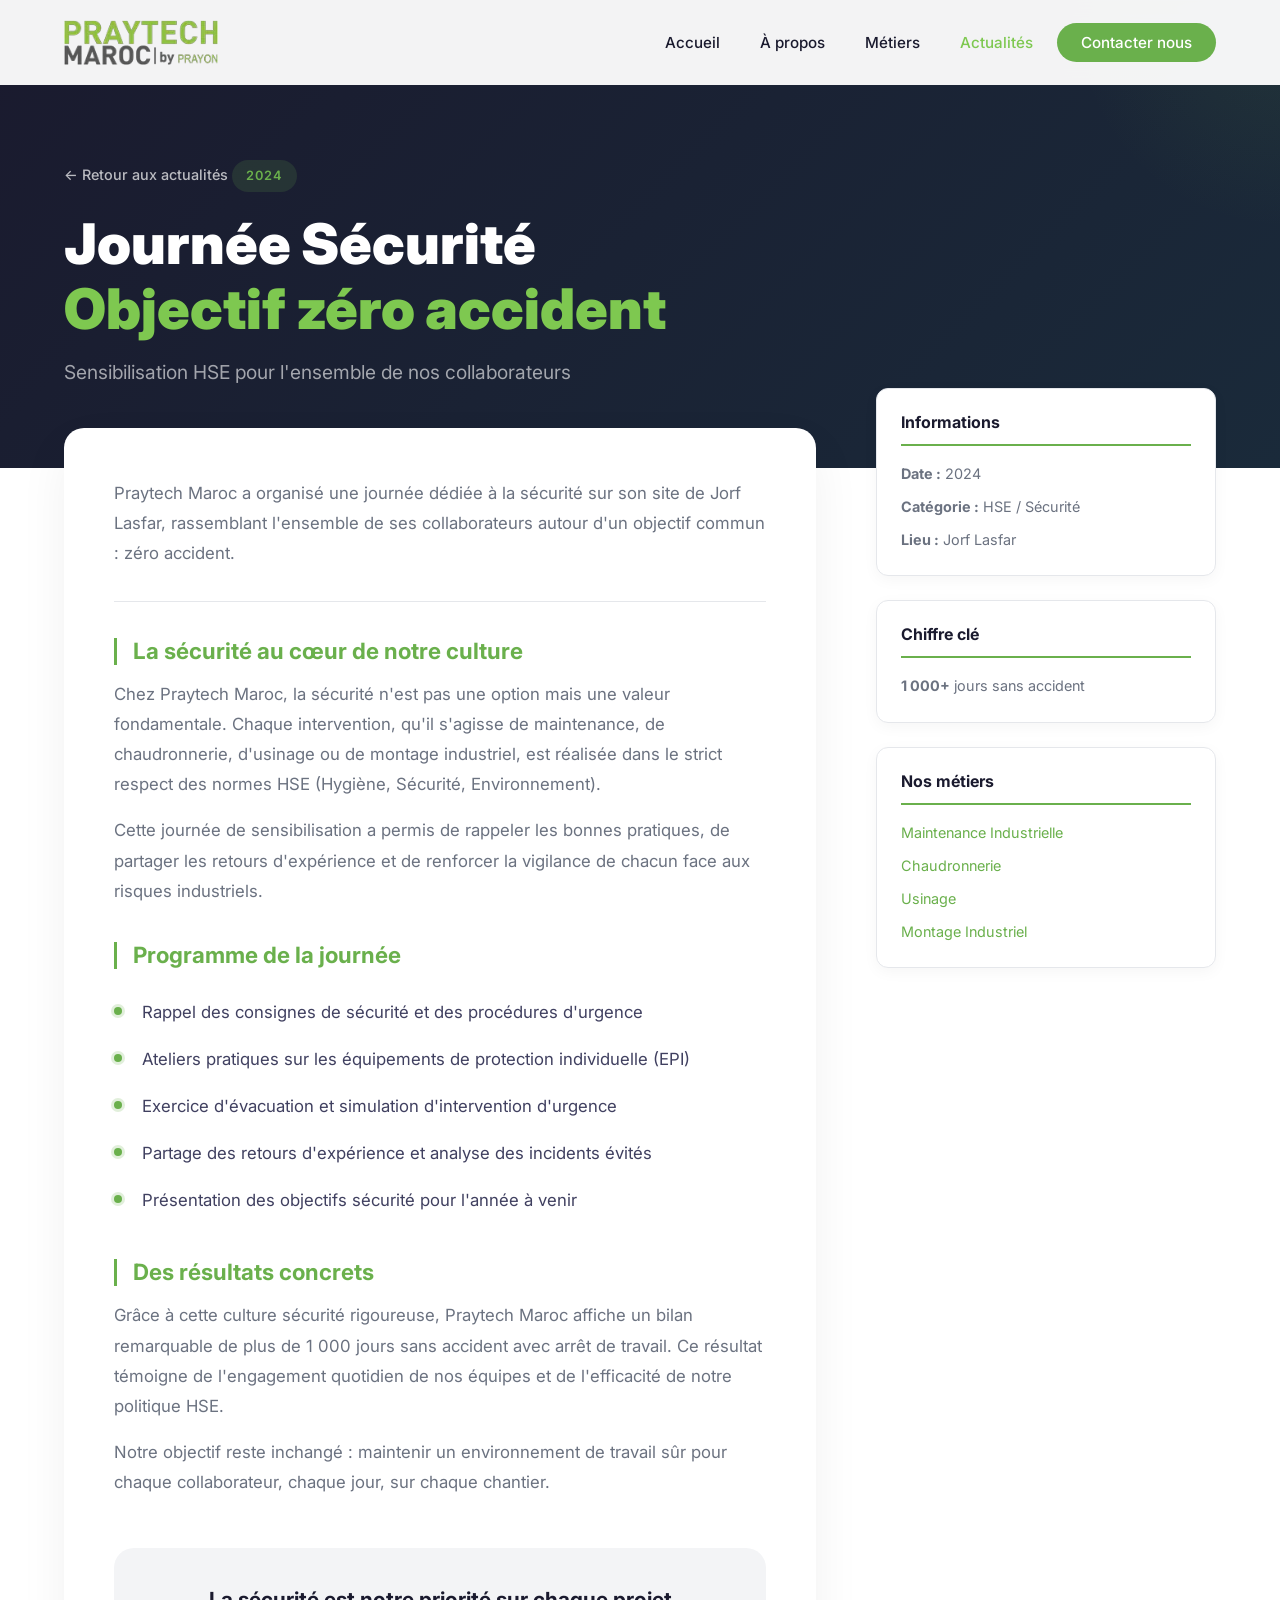
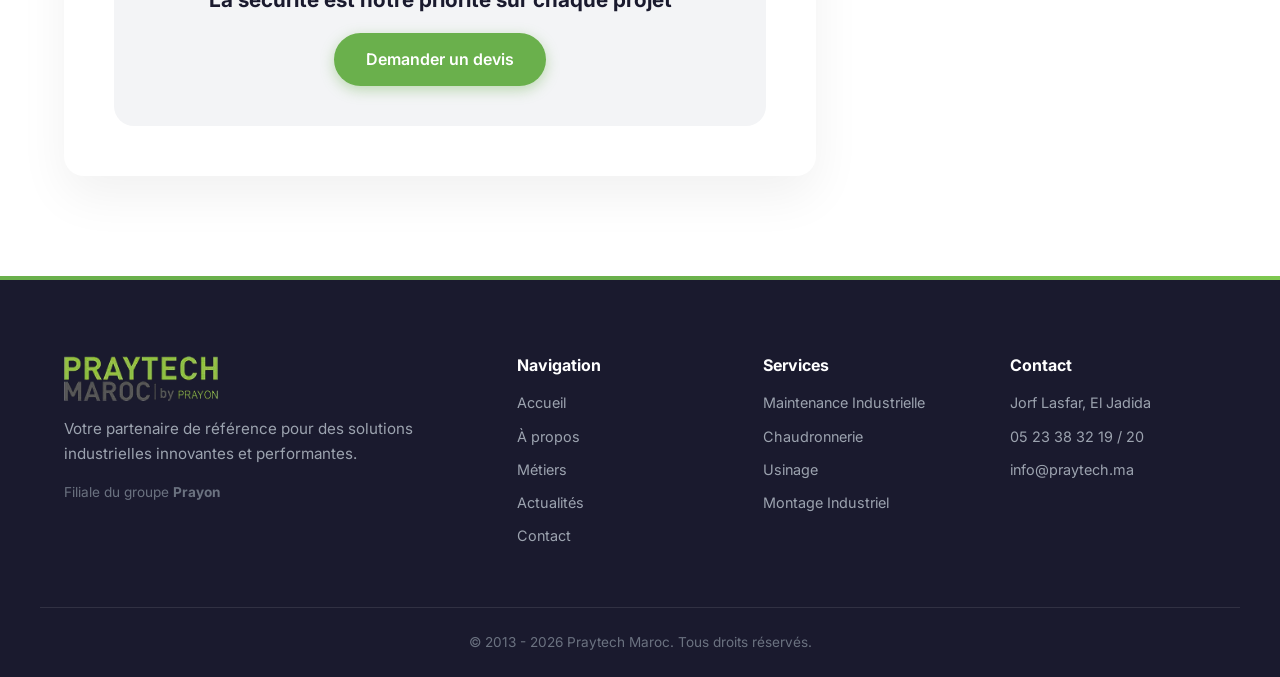
<file: articles/journee-securite.html>
<!DOCTYPE html>
<html lang="fr">
<head>
    <meta charset="UTF-8">
    <meta name="viewport" content="width=device-width, initial-scale=1.0">
    <meta name="description" content="Journée Sécurité chez Praytech Maroc - Objectif zéro accident sur le site de Jorf Lasfar.">
    <title>Journée Sécurité — Objectif zéro accident | Praytech Maroc</title>
    <link rel="stylesheet" href="../css/style.css">
    <link rel="preconnect" href="https://fonts.googleapis.com">
    <link rel="preconnect" href="https://fonts.gstatic.com" crossorigin>
    <link href="https://fonts.googleapis.com/css2?family=Inter:wght@300;400;500;600;700;800;900&display=swap" rel="stylesheet">
</head>
<body>
    <!-- Navigation -->
    <header class="header scrolled" id="header">
        <nav class="nav container">
            <a href="../index.html" class="nav__logo">
                <img src="../images/Logo praitech maroc.png" alt="Praytech Maroc" class="nav__logo-img">
            </a>
            <ul class="nav__menu" id="nav-menu">
                <li><a href="../index.html#accueil" class="nav__link">Accueil</a></li>
                <li><a href="../index.html#apropos" class="nav__link">À propos</a></li>
                <li><a href="../index.html#services" class="nav__link">Métiers</a></li>
                <li><a href="../index.html#realisations" class="nav__link active">Actualités</a></li>
                <li><a href="../index.html#contact" class="nav__link nav__link--cta">Contacter nous</a></li>
            </ul>
            <button class="nav__toggle" id="nav-toggle" aria-label="Ouvrir le menu">
                <span></span>
                <span></span>
                <span></span>
            </button>
        </nav>
    </header>

    <!-- Article Hero -->
    <section class="article-hero">
        <div class="container">
            <a href="../index.html#realisations" class="article-hero__back">← Retour aux actualités</a>
            <span class="article-hero__date">2024</span>
            <h1 class="article-hero__title">Journée Sécurité<br><span class="highlight">Objectif zéro accident</span></h1>
            <p class="article-hero__subtitle">Sensibilisation HSE pour l'ensemble de nos collaborateurs</p>
        </div>
    </section>

    <!-- Article Content -->
    <article class="article-content">
        <div class="container article-content__wrapper">
            <div class="article-content__body">
                <p class="article-content__intro">
                    Praytech Maroc a organisé une journée dédiée à la sécurité sur son site de Jorf Lasfar, rassemblant l'ensemble de ses collaborateurs autour d'un objectif commun : zéro accident.
                </p>

                <h2>La sécurité au cœur de notre culture</h2>
                <p>
                    Chez Praytech Maroc, la sécurité n'est pas une option mais une valeur fondamentale. Chaque intervention, qu'il s'agisse de maintenance, de chaudronnerie, d'usinage ou de montage industriel, est réalisée dans le strict respect des normes HSE (Hygiène, Sécurité, Environnement).
                </p>
                <p>
                    Cette journée de sensibilisation a permis de rappeler les bonnes pratiques, de partager les retours d'expérience et de renforcer la vigilance de chacun face aux risques industriels.
                </p>

                <h2>Programme de la journée</h2>
                <ul>
                    <li>Rappel des consignes de sécurité et des procédures d'urgence</li>
                    <li>Ateliers pratiques sur les équipements de protection individuelle (EPI)</li>
                    <li>Exercice d'évacuation et simulation d'intervention d'urgence</li>
                    <li>Partage des retours d'expérience et analyse des incidents évités</li>
                    <li>Présentation des objectifs sécurité pour l'année à venir</li>
                </ul>

                <h2>Des résultats concrets</h2>
                <p>
                    Grâce à cette culture sécurité rigoureuse, Praytech Maroc affiche un bilan remarquable de plus de 1 000 jours sans accident avec arrêt de travail. Ce résultat témoigne de l'engagement quotidien de nos équipes et de l'efficacité de notre politique HSE.
                </p>
                <p>
                    Notre objectif reste inchangé : maintenir un environnement de travail sûr pour chaque collaborateur, chaque jour, sur chaque chantier.
                </p>

                <div class="article-content__cta">
                    <h3>La sécurité est notre priorité sur chaque projet</h3>
                    <a href="../index.html#contact" class="btn btn--primary">Demander un devis</a>
                </div>
            </div>

            <aside class="article-content__sidebar">
                <div class="sidebar-card">
                    <h4>Informations</h4>
                    <ul>
                        <li><strong>Date :</strong> 2024</li>
                        <li><strong>Catégorie :</strong> HSE / Sécurité</li>
                        <li><strong>Lieu :</strong> Jorf Lasfar</li>
                    </ul>
                </div>
                <div class="sidebar-card">
                    <h4>Chiffre clé</h4>
                    <ul>
                        <li><strong>1 000+</strong> jours sans accident</li>
                    </ul>
                </div>
                <div class="sidebar-card">
                    <h4>Nos métiers</h4>
                    <ul>
                        <li><a href="../index.html#services">Maintenance Industrielle</a></li>
                        <li><a href="../index.html#services">Chaudronnerie</a></li>
                        <li><a href="../index.html#services">Usinage</a></li>
                        <li><a href="../index.html#services">Montage Industriel</a></li>
                    </ul>
                </div>
            </aside>
        </div>
    </article>

    <!-- Footer -->
    <footer class="footer">
        <div class="container footer__grid">
            <div class="footer__brand">
                <a href="../index.html" class="nav__logo">
                    <img src="../images/Logo praitech maroc.png" alt="Praytech Maroc" class="nav__logo-img">
                </a>
                <p>Votre partenaire de référence pour des solutions industrielles innovantes et performantes.</p>
                <p class="footer__group">Filiale du groupe <strong>Prayon</strong></p>
            </div>
            <div class="footer__links">
                <h4>Navigation</h4>
                <ul>
                    <li><a href="../index.html#accueil">Accueil</a></li>
                    <li><a href="../index.html#apropos">À propos</a></li>
                    <li><a href="../index.html#services">Métiers</a></li>
                    <li><a href="../index.html#realisations">Actualités</a></li>
                    <li><a href="../index.html#contact">Contact</a></li>
                </ul>
            </div>
            <div class="footer__links">
                <h4>Services</h4>
                <ul>
                    <li><a href="../index.html#services">Maintenance Industrielle</a></li>
                    <li><a href="../index.html#services">Chaudronnerie</a></li>
                    <li><a href="../index.html#services">Usinage</a></li>
                    <li><a href="../index.html#services">Montage Industriel</a></li>
                </ul>
            </div>
            <div class="footer__links">
                <h4>Contact</h4>
                <ul>
                    <li>Jorf Lasfar, El Jadida</li>
                    <li><a href="tel:+212523383219">05 23 38 32 19 / 20</a></li>
                    <li><a href="mailto:info@praytech.ma">info@praytech.ma</a></li>
                </ul>
            </div>
        </div>
        <div class="footer__bottom container">
            <p>&copy; 2013 - 2026 Praytech Maroc. Tous droits réservés.</p>
        </div>
    </footer>

    <script src="../js/main.js"></script>
</body>
</html>
</file>
<file: css/style.css>
/* ========================================
   PRAYTECH MAROC - Modern Industrial Website
   ======================================== */

/* --- Reset & Variables --- */
*, *::before, *::after {
    margin: 0;
    padding: 0;
    box-sizing: border-box;
}

:root {
    --primary: #6ab04c;
    --primary-dark: #4a8535;
    --primary-light: #7ec850;
    --accent: #6ab04c;
    --accent-dark: #4a8535;
    --dark: #0a0a0a;
    --gray-900: #1a1a2e;
    --gray-800: #2d2d44;
    --gray-700: #404060;
    --gray-600: #6b7280;
    --gray-400: #9ca3af;
    --gray-300: #d1d5db;
    --gray-200: #e5e7eb;
    --gray-100: #f3f4f6;
    --white: #ffffff;
    --radius: 12px;
    --radius-lg: 20px;
    --shadow: 0 4px 6px -1px rgba(0,0,0,0.1), 0 2px 4px -2px rgba(0,0,0,0.1);
    --shadow-lg: 0 20px 25px -5px rgba(0,0,0,0.1), 0 8px 10px -6px rgba(0,0,0,0.1);
    --shadow-xl: 0 25px 50px -12px rgba(0,0,0,0.25);
    --transition: all 0.3s cubic-bezier(0.4, 0, 0.2, 1);
}

html {
    scroll-behavior: smooth;
    scroll-padding-top: 80px;
}

body {
    font-family: 'Inter', -apple-system, sans-serif;
    color: var(--gray-900);
    background: var(--white);
    line-height: 1.6;
    overflow-x: hidden;
}

.container {
    max-width: 1200px;
    margin: 0 auto;
    padding: 0 24px;
}

/* --- Typography --- */
h1, h2, h3, h4 {
    line-height: 1.2;
    font-weight: 700;
}

.highlight {
    color: var(--primary-light);
}

.section__tag {
    display: inline-block;
    font-size: 0.85rem;
    font-weight: 600;
    text-transform: uppercase;
    letter-spacing: 2px;
    color: var(--accent);
    margin-bottom: 12px;
}

.section__title {
    font-size: clamp(2rem, 4vw, 2.8rem);
    margin-bottom: 16px;
    color: var(--gray-900);
}

.section__subtitle {
    font-size: 1.1rem;
    color: var(--gray-600);
    max-width: 600px;
    margin: 0 auto;
}

.section__header {
    text-align: center;
    margin-bottom: 60px;
}

/* --- Buttons --- */
.btn {
    display: inline-flex;
    align-items: center;
    gap: 8px;
    padding: 14px 32px;
    border-radius: 50px;
    font-size: 1rem;
    font-weight: 600;
    text-decoration: none;
    cursor: pointer;
    border: none;
    transition: var(--transition);
}

.btn--primary {
    background: var(--primary);
    color: var(--white);
    box-shadow: 0 4px 14px rgba(106, 176, 76, 0.4);
}

.btn--primary:hover {
    background: var(--primary-dark);
    transform: translateY(-2px);
    box-shadow: 0 8px 25px rgba(106, 176, 76, 0.5);
}

.btn--outline {
    background: transparent;
    color: var(--white);
    border: 2px solid rgba(255,255,255,0.4);
}

.btn--outline:hover {
    background: rgba(255,255,255,0.1);
    border-color: var(--white);
}

.btn--large {
    padding: 18px 40px;
    font-size: 1.1rem;
}

.btn--full {
    width: 100%;
    justify-content: center;
}

/* --- Header / Navigation --- */
.header {
    position: fixed;
    top: 0;
    left: 0;
    width: 100%;
    z-index: 1000;
    transition: var(--transition);
    padding: 20px 0;
    background: rgba(255,255,255,0.95);
    backdrop-filter: blur(20px);
}

.header.scrolled {
    padding: 12px 0;
    box-shadow: var(--shadow);
}

.header.scrolled .nav__link {
    color: var(--gray-900);
}

.header.scrolled .nav__link:hover,
.header.scrolled .nav__link.active {
    color: var(--primary-light);
}

.header.scrolled .logo-pray {
    color: var(--primary-dark);
}

.nav {
    display: flex;
    align-items: center;
    justify-content: space-between;
}

.nav__logo {
    text-decoration: none;
    font-size: 1.6rem;
    font-weight: 900;
    letter-spacing: -1px;
    display: flex;
    align-items: center;
}

.nav__logo-img {
    height: 50px;
    width: auto;
    display: block;
    image-rendering: -webkit-optimize-contrast;
    image-rendering: crisp-edges;
}

.nav__logo-img {
    height: 45px;
    width: auto;
    display: block;
    image-rendering: -webkit-optimize-contrast;
    image-rendering: crisp-edges;
}

.logo-pray {
    color: var(--primary-dark);
    transition: var(--transition);
}

.header.scrolled .logo-pray {
    color: var(--primary-dark);
}

.logo-tech {
    color: var(--primary);
}

.nav__menu {
    display: flex;
    align-items: center;
    gap: 8px;
    list-style: none;
}

.nav__link {
    text-decoration: none;
    color: var(--gray-900);
    font-size: 0.95rem;
    font-weight: 500;
    padding: 8px 16px;
    border-radius: 50px;
    transition: var(--transition);
}

.nav__link:hover,
.nav__link.active {
    color: var(--primary-light);
}

.nav__link--cta {
    background: var(--primary);
    color: var(--white) !important;
    padding: 10px 24px;
}

.nav__link--cta:hover {
    background: var(--primary-dark);
    transform: translateY(-1px);
}

.nav__toggle {
    display: none;
    flex-direction: column;
    gap: 5px;
    background: none;
    border: none;
    cursor: pointer;
    padding: 8px;
}

.nav__toggle span {
    width: 24px;
    height: 2px;
    background: var(--gray-900);
    transition: var(--transition);
    border-radius: 2px;
}

.header.scrolled .nav__toggle span {
    background: var(--gray-900);
}

/* --- Hero --- */
.hero {
    position: relative;
    background: var(--white);
    padding-top: 80px;
}

.hero__image {
    position: relative;
    width: 100%;
    height: 75vh;
    min-height: 500px;
    overflow: hidden;
    border-radius: 0 0 var(--radius-lg) var(--radius-lg);
}

.hero__image img {
    width: 100%;
    height: 100%;
    object-fit: cover;
    display: block;
}

.hero__image-overlay {
    position: absolute;
    top: 0;
    left: 0;
    right: 0;
    bottom: 0;
    background: linear-gradient(180deg, rgba(0,0,0,0.2) 0%, rgba(0,0,0,0.5) 100%);
}

.hero__image-content {
    position: absolute;
    top: 50%;
    left: 50px;
    transform: translateY(-50%);
    z-index: 2;
}

.hero__title {
    font-size: clamp(2.5rem, 6vw, 4.5rem);
    color: var(--white);
    font-weight: 900;
    letter-spacing: -2px;
    line-height: 1.05;
    text-transform: uppercase;
}

.hero__title .highlight {
    color: var(--accent);
}

.hero__tagline {
    margin-top: 16px;
    color: rgba(255,255,255,0.7);
    font-size: 1rem;
    font-weight: 400;
}

.hero__cta {
    margin-top: 24px;
}

.hero__stats-badge {
    position: absolute;
    top: 50%;
    right: 50px;
    transform: translateY(20%);
    background: rgba(255,255,255,0.1);
    backdrop-filter: blur(12px);
    border: 1px solid rgba(255,255,255,0.2);
    border-radius: var(--radius);
    padding: 20px 28px;
    text-align: center;
    z-index: 2;
}

.hero__stats-number {
    display: block;
    font-size: 2rem;
    font-weight: 900;
    color: var(--accent);
}

.hero__stats-label {
    display: block;
    font-size: 0.8rem;
    color: rgba(255,255,255,0.8);
    margin-top: 4px;
}

.hero__bottom {
    position: relative;
    z-index: 10;
    margin-top: -50px;
    padding-bottom: 40px;
}

.hero__kpis-bar {
    display: flex;
    align-items: center;
    justify-content: center;
    gap: 40px;
    background: var(--white);
    border-radius: var(--radius-lg);
    padding: 32px 50px;
    box-shadow: 0 20px 60px rgba(0, 0, 0, 0.12), 0 8px 20px rgba(0, 0, 0, 0.08);
}

.hero__kpi {
    display: flex;
    align-items: center;
    gap: 14px;
}

.hero__kpi-icon {
    width: 48px;
    height: 48px;
    display: flex;
    align-items: center;
    justify-content: center;
    flex-shrink: 0;
}

.hero__kpi-icon svg {
    width: 40px;
    height: 40px;
    color: var(--primary-light);
}

.hero__kpi-number {
    display: block;
    font-size: 1.8rem;
    font-weight: 900;
    color: var(--primary-dark);
    line-height: 1.1;
}

.hero__kpi-label {
    display: block;
    font-size: 0.8rem;
    color: var(--gray-600);
    text-transform: uppercase;
    letter-spacing: 0.5px;
    font-weight: 500;
}

.hero__kpi-divider {
    width: 1px;
    height: 50px;
    background: var(--gray-200);
}

/* --- Stats --- */
.stats {
    background: var(--white);
    padding: 60px 0;
    margin-top: -40px;
    position: relative;
    z-index: 10;
}

.stats__grid {
    display: grid;
    grid-template-columns: repeat(4, 1fr);
    gap: 40px;
    background: var(--white);
    border-radius: var(--radius-lg);
    padding: 40px;
    box-shadow: var(--shadow-xl);
    transform: translateY(-40px);
}

.stat {
    text-align: center;
}

.stat__number {
    font-size: 3rem;
    font-weight: 900;
    color: var(--primary);
    display: inline;
}

.stat__plus {
    font-size: 2rem;
    font-weight: 700;
    color: var(--accent);
}

.stat__label {
    display: block;
    margin-top: 8px;
    color: var(--gray-600);
    font-size: 0.9rem;
    font-weight: 500;
}

/* --- About --- */
.about {
    padding: 100px 0 120px;
    background: var(--white);
    position: relative;
    overflow: hidden;
}

.about::before {
    content: '';
    position: absolute;
    top: -100px;
    right: -200px;
    width: 500px;
    height: 500px;
    background: radial-gradient(circle, rgba(106, 176, 76, 0.06) 0%, transparent 70%);
    border-radius: 50%;
}

.about__grid {
    display: grid;
    grid-template-columns: 1fr 1.2fr;
    gap: 80px;
    align-items: center;
}

.about__image {
    position: relative;
    perspective: 1000px;
}

.about__video-wrapper {
    border-radius: var(--radius-lg);
    overflow: hidden;
    transform: rotateY(-5deg) rotateX(2deg);
    transition: var(--transition);
    box-shadow: 20px 20px 60px rgba(0,0,0,0.15), -5px -5px 20px rgba(255,255,255,0.8);
}

.about__video-wrapper:hover {
    transform: rotateY(0deg) rotateX(0deg);
    box-shadow: 10px 10px 30px rgba(0,0,0,0.1);
}

.about__video-wrapper video {
    width: 100%;
    height: auto;
    display: block;
}

.about__image-placeholder {
    aspect-ratio: 4/3;
    background: linear-gradient(135deg, var(--gray-100), var(--gray-200));
    border-radius: var(--radius-lg);
    display: flex;
    flex-direction: column;
    align-items: center;
    justify-content: center;
    gap: 12px;
    color: var(--gray-400);
    transform: rotateY(-5deg) rotateX(2deg);
    transition: var(--transition);
    box-shadow: 20px 20px 60px rgba(0,0,0,0.1), -5px -5px 20px rgba(255,255,255,0.8);
}

.about__image-placeholder:hover {
    transform: rotateY(0deg) rotateX(0deg);
    box-shadow: 10px 10px 30px rgba(0,0,0,0.08);
}

.about__image-placeholder svg {
    width: 60px;
    height: 60px;
}

.about__badge-iso {
    position: absolute;
    bottom: -20px;
    right: -20px;
    background: var(--primary);
    color: var(--white);
    padding: 20px;
    border-radius: var(--radius);
    display: flex;
    align-items: center;
    gap: 12px;
    box-shadow: 0 15px 40px rgba(106, 176, 76, 0.3);
    transform: translateZ(20px);
}

.about__badge-iso svg {
    width: 32px;
    height: 32px;
    flex-shrink: 0;
}

.about__badge-iso span {
    font-size: 0.85rem;
    font-weight: 700;
    line-height: 1.3;
}

.about__text {
    color: var(--gray-600);
    margin-bottom: 16px;
    font-size: 1.05rem;
}

.about__features {
    margin-top: 32px;
    display: flex;
    flex-direction: column;
    gap: 20px;
}

.about__feature {
    display: flex;
    align-items: flex-start;
    gap: 16px;
    padding: 16px;
    border-radius: var(--radius);
    transition: var(--transition);
    background: var(--white);
    border: 1px solid transparent;
}

.about__feature:hover {
    background: var(--gray-100);
    border-color: var(--gray-200);
    transform: translateX(8px);
    box-shadow: 0 8px 25px rgba(0,0,0,0.06);
}

.about__feature-icon {
    width: 48px;
    height: 48px;
    background: linear-gradient(135deg, rgba(106, 176, 76, 0.1), rgba(106, 176, 76, 0.05));
    border-radius: 12px;
    display: flex;
    align-items: center;
    justify-content: center;
    flex-shrink: 0;
    box-shadow: 0 4px 12px rgba(106, 176, 76, 0.1);
}

.about__feature-icon svg {
    width: 22px;
    height: 22px;
    color: var(--primary-light);
}

.about__feature strong {
    display: block;
    margin-bottom: 4px;
    color: var(--gray-900);
}

.about__feature p {
    font-size: 0.9rem;
    color: var(--gray-600);
}

/* --- Services --- */
.services {
    padding: 100px 0;
    background: linear-gradient(180deg, var(--gray-100) 0%, var(--white) 100%);
    position: relative;
}

.services::before {
    content: '';
    position: absolute;
    bottom: 0;
    left: 50%;
    transform: translateX(-50%);
    width: 80%;
    height: 1px;
    background: linear-gradient(90deg, transparent, var(--gray-200), transparent);
}

.services__grid {
    display: grid;
    grid-template-columns: repeat(2, 1fr);
    gap: 24px;
}

.service-card {
    background: var(--white);
    border-radius: var(--radius-lg);
    overflow: hidden;
    transition: all 0.4s cubic-bezier(0.4, 0, 0.2, 1);
    border: 1px solid var(--gray-200);
    position: relative;
    display: flex;
    flex-direction: row;
}

.service-card::before {
    content: '';
    position: absolute;
    top: 0;
    left: 0;
    right: 0;
    height: 4px;
    background: linear-gradient(90deg, var(--primary), var(--accent));
    transform: scaleX(0);
    transform-origin: left;
    transition: transform 0.4s ease;
}

.service-card:hover::before {
    transform: scaleX(1);
}

.service-card:hover {
    transform: translateY(-8px);
    box-shadow: 0 30px 60px rgba(0,0,0,0.12), 0 10px 20px rgba(0,0,0,0.06);
    border-color: transparent;
}

.service-card__image {
    width: 200px;
    min-height: 100%;
    flex-shrink: 0;
    overflow: hidden;
    order: 2;
}

.service-card__image img {
    width: 100%;
    height: 100%;
    object-fit: cover;
    transition: transform 0.5s ease;
}

.service-card:hover .service-card__image img {
    transform: scale(1.08);
}

.service-card__body {
    padding: 30px;
    flex: 1;
    order: 1;
}

.service-card__icon {
    width: 60px;
    height: 60px;
    background: linear-gradient(135deg, var(--primary), var(--primary-light));
    border-radius: 16px;
    display: flex;
    align-items: center;
    justify-content: center;
    margin-bottom: 24px;
    box-shadow: 0 10px 30px rgba(106, 176, 76, 0.25);
    transition: var(--transition);
}

.service-card:hover .service-card__icon {
    transform: scale(1.1) rotate(-5deg);
    box-shadow: 0 15px 40px rgba(106, 176, 76, 0.35);
}

.service-card__icon svg {
    width: 28px;
    height: 28px;
    color: var(--white);
}

.service-card__title {
    font-size: 1.3rem;
    margin-bottom: 12px;
    color: var(--gray-900);
}

.service-card__desc {
    color: var(--gray-600);
    margin-bottom: 20px;
    font-size: 0.95rem;
}

.service-card__list {
    list-style: none;
    display: flex;
    flex-direction: column;
    gap: 10px;
}

.service-card__list li {
    font-size: 0.9rem;
    color: var(--gray-700);
    padding-left: 24px;
    position: relative;
}

.service-card__list li::before {
    content: '';
    position: absolute;
    left: 0;
    top: 7px;
    width: 8px;
    height: 8px;
    background: linear-gradient(135deg, var(--primary), var(--primary-dark));
    border-radius: 50%;
    box-shadow: 0 2px 6px rgba(106, 176, 76, 0.3);
}

/* --- Why Section --- */
.why {
    padding: 100px 0;
    background: var(--white);
    position: relative;
}

.why__grid {
    display: grid;
    grid-template-columns: repeat(3, 1fr);
    gap: 30px;
}

.why__item {
    padding: 36px;
    border-radius: var(--radius-lg);
    transition: all 0.4s cubic-bezier(0.4, 0, 0.2, 1);
    background: var(--white);
    border: 1px solid var(--gray-200);
    position: relative;
    overflow: hidden;
}

.why__item::after {
    content: '';
    position: absolute;
    bottom: 0;
    left: 0;
    right: 0;
    height: 0;
    background: linear-gradient(180deg, transparent, rgba(106, 176, 76, 0.03));
    transition: height 0.4s ease;
}

.why__item:hover::after {
    height: 100%;
}

.why__item:hover {
    transform: translateY(-8px) scale(1.02);
    box-shadow: 0 25px 50px rgba(0,0,0,0.08), 0 10px 20px rgba(0,0,0,0.04);
    border-color: rgba(106, 176, 76, 0.2);
}

.why__number {
    font-size: 3.5rem;
    font-weight: 900;
    background: linear-gradient(135deg, var(--gray-200), var(--gray-100));
    -webkit-background-clip: text;
    -webkit-text-fill-color: transparent;
    background-clip: text;
    margin-bottom: 16px;
    line-height: 1;
    transition: var(--transition);
}

.why__item:hover .why__number {
    background: linear-gradient(135deg, var(--primary-light), var(--accent));
    -webkit-background-clip: text;
    background-clip: text;
}

.why__item h3 {
    font-size: 1.15rem;
    margin-bottom: 10px;
    color: var(--gray-900);
    position: relative;
    z-index: 1;
}

.why__item p {
    color: var(--gray-600);
    font-size: 0.95rem;
    position: relative;
    z-index: 1;
}

/* --- Actualités --- */
.actualites {
    padding: 100px 0;
    background: var(--gray-100);
}

.actualites__grid {
    display: grid;
    grid-template-columns: repeat(3, 1fr);
    gap: 30px;
}

.actu-card {
    background: var(--white);
    border-radius: var(--radius-lg);
    overflow: hidden;
    transition: all 0.4s cubic-bezier(0.4, 0, 0.2, 1);
    border: 1px solid var(--gray-200);
}

.actu-card:hover {
    transform: translateY(-10px);
    box-shadow: 0 25px 50px rgba(0,0,0,0.1);
    border-color: transparent;
}

.actu-card__image {
    aspect-ratio: 16/9;
    overflow: hidden;
}

.actu-card__placeholder {
    width: 100%;
    height: 100%;
    background: linear-gradient(135deg, rgba(106, 176, 76, 0.1), rgba(106, 176, 76, 0.05));
    display: flex;
    align-items: center;
    justify-content: center;
    color: var(--primary);
}

.actu-card__content {
    padding: 24px;
}

.actu-card__date {
    display: inline-block;
    font-size: 0.75rem;
    font-weight: 600;
    text-transform: uppercase;
    letter-spacing: 1px;
    color: var(--primary);
    background: rgba(106, 176, 76, 0.1);
    padding: 4px 12px;
    border-radius: 50px;
    margin-bottom: 12px;
}

.actu-card__content h3 {
    font-size: 1.1rem;
    color: var(--gray-900);
    margin-bottom: 10px;
    line-height: 1.4;
}

.actu-card__content p {
    color: var(--gray-600);
    font-size: 0.9rem;
    margin-bottom: 16px;
}

.actu-card__link {
    font-size: 0.9rem;
    font-weight: 600;
    color: var(--primary);
    text-decoration: none;
    transition: var(--transition);
}

.actu-card__link:hover {
    color: var(--primary-dark);
}

@media (max-width: 1024px) {
    .actualites__grid {
        grid-template-columns: repeat(2, 1fr);
    }
}

@media (max-width: 768px) {
    .actualites__grid {
        grid-template-columns: 1fr;
    }
}

/* --- Clients --- */
.clients {
    padding: 80px 0;
    background: var(--white);
    overflow: hidden;
}

.clients__header {
    margin-bottom: 50px;
}

.clients__title {
    font-size: 2rem;
    font-weight: 900;
    color: var(--gray-900);
    font-style: italic;
    margin-bottom: 16px;
}

.clients__line {
    width: 80px;
    height: 4px;
    background: var(--primary);
    border-radius: 2px;
}

.clients__marquee {
    position: relative;
    width: 100%;
    overflow: hidden;
    mask-image: linear-gradient(to right, transparent, black 10%, black 90%, transparent);
    -webkit-mask-image: linear-gradient(to right, transparent, black 10%, black 90%, transparent);
}

.clients__track {
    display: flex;
    gap: 30px;
    animation: marquee 30s linear infinite;
    width: max-content;
}

.client-logo {
    flex-shrink: 0;
    width: 120px;
    height: 120px;
    background: var(--white);
    border: 2px solid var(--gray-200);
    border-radius: 50%;
    display: flex;
    align-items: center;
    justify-content: center;
    padding: 20px;
    transition: var(--transition);
}

.client-logo:hover {
    border-color: var(--primary);
    box-shadow: 0 8px 25px rgba(106, 176, 76, 0.15);
    transform: scale(1.1);
}

.client-logo img {
    width: 70%;
    height: 70%;
    object-fit: contain;
}

.client-logo span {
    font-size: 0.75rem;
    font-weight: 700;
    color: var(--gray-700);
    text-align: center;
    text-transform: uppercase;
    letter-spacing: 0.5px;
}

@keyframes marquee {
    0% { transform: translateX(0); }
    100% { transform: translateX(-50%); }
}

/* --- CTA --- */
.cta {
    padding: 120px 0;
    background: linear-gradient(135deg, var(--gray-900) 0%, #1a2a3a 100%);
    text-align: center;
    position: relative;
    overflow: hidden;
}

.cta::before {
    content: '';
    position: absolute;
    top: -50%;
    right: -20%;
    width: 500px;
    height: 500px;
    background: radial-gradient(circle, rgba(255, 255, 255, 0.1) 0%, transparent 60%);
    border-radius: 50%;
    animation: float 6s ease-in-out infinite;
}

.cta::after {
    content: '';
    position: absolute;
    bottom: -30%;
    left: -10%;
    width: 400px;
    height: 400px;
    background: radial-gradient(circle, rgba(255, 255, 255, 0.05) 0%, transparent 60%);
    border-radius: 50%;
    animation: float 8s ease-in-out infinite reverse;
}

@keyframes float {
    0%, 100% { transform: translateY(0); }
    50% { transform: translateY(-30px); }
}

.cta h2 {
    font-size: clamp(2rem, 4vw, 3rem);
    color: var(--white);
    margin-bottom: 16px;
    position: relative;
    z-index: 1;
}

.cta .highlight {
    color: var(--primary);
}

.cta p {
    color: rgba(255,255,255,0.7);
    font-size: 1.1rem;
    margin-bottom: 32px;
    max-width: 500px;
    margin-left: auto;
    margin-right: auto;
    position: relative;
    z-index: 1;
}

.cta .btn {
    position: relative;
    z-index: 1;
}

/* --- Contact --- */
.contact {
    padding: 100px 0;
    background: var(--white);
    position: relative;
}

.contact__grid {
    display: grid;
    grid-template-columns: 1fr 1fr;
    gap: 80px;
    align-items: start;
}

.contact__info p {
    color: var(--gray-600);
    margin-top: 12px;
    font-size: 1.05rem;
}

.contact__details {
    margin-top: 40px;
    display: flex;
    flex-direction: column;
    gap: 24px;
}

.contact__detail {
    display: flex;
    gap: 16px;
    align-items: flex-start;
    padding: 16px;
    border-radius: var(--radius);
    transition: var(--transition);
}

.contact__detail:hover {
    background: var(--gray-100);
    transform: translateX(8px);
}

.contact__detail-icon {
    width: 48px;
    height: 48px;
    background: linear-gradient(135deg, rgba(106, 176, 76, 0.1), rgba(106, 176, 76, 0.05));
    border-radius: 12px;
    display: flex;
    align-items: center;
    justify-content: center;
    flex-shrink: 0;
    box-shadow: 0 4px 12px rgba(106, 176, 76, 0.1);
}

.contact__detail-icon svg {
    width: 20px;
    height: 20px;
    color: var(--primary-light);
}

.contact__detail strong {
    display: block;
    margin-bottom: 4px;
    color: var(--gray-900);
}

.contact__detail p {
    color: var(--gray-600);
    font-size: 0.95rem;
    margin: 0;
}

.contact__detail a {
    color: var(--primary-light);
    text-decoration: none;
}

.contact__detail a:hover {
    text-decoration: underline;
}

/* Form */
.contact__form-wrapper {
    background: var(--white);
    border: 1px solid var(--gray-200);
    border-radius: var(--radius-lg);
    padding: 44px;
    box-shadow: 0 25px 60px rgba(0, 0, 0, 0.08), 0 10px 20px rgba(0, 0, 0, 0.04);
    transform: perspective(800px) rotateY(-2deg);
    transition: all 0.4s ease;
}

.contact__form-wrapper:hover {
    transform: perspective(800px) rotateY(0deg);
    box-shadow: 0 30px 70px rgba(0, 0, 0, 0.1), 0 15px 30px rgba(0, 0, 0, 0.05);
}

.contact__form {
    display: flex;
    flex-direction: column;
    gap: 20px;
}

.form__group {
    position: relative;
}

.form__group input,
.form__group textarea,
.form__group select {
    width: 100%;
    padding: 16px 20px;
    border: 2px solid var(--gray-200);
    border-radius: var(--radius);
    font-size: 1rem;
    font-family: inherit;
    background: var(--white);
    transition: var(--transition);
    color: var(--gray-900);
}

.form__group input:focus,
.form__group textarea:focus,
.form__group select:focus {
    outline: none;
    border-color: var(--primary-light);
    box-shadow: 0 0 0 4px rgba(106, 176, 76, 0.1), 0 8px 25px rgba(106, 176, 76, 0.08);
    transform: translateY(-2px);
}

.form__group label {
    position: absolute;
    left: 20px;
    top: 50%;
    transform: translateY(-50%);
    color: var(--gray-400);
    font-size: 1rem;
    pointer-events: none;
    transition: var(--transition);
}

.form__group textarea ~ label {
    top: 16px;
    transform: none;
}

.form__group input:focus ~ label,
.form__group input:not(:placeholder-shown) ~ label,
.form__group textarea:focus ~ label,
.form__group textarea:not(:placeholder-shown) ~ label {
    top: -10px;
    left: 16px;
    font-size: 0.8rem;
    background: var(--white);
    padding: 0 6px;
    color: var(--primary-light);
}

/* --- Footer --- */
.footer {
    background: var(--gray-900);
    padding: 80px 0 0;
    position: relative;
    overflow: hidden;
}

.footer::before {
    content: '';
    position: absolute;
    top: 0;
    left: 0;
    right: 0;
    height: 4px;
    background: linear-gradient(90deg, var(--primary), var(--accent), var(--primary-light));
}

.footer__grid {
    display: grid;
    grid-template-columns: 2fr 1fr 1fr 1fr;
    gap: 40px;
}

.footer__brand p {
    color: var(--gray-400);
    margin-top: 16px;
    font-size: 0.95rem;
}

.footer__group {
    margin-top: 8px;
    font-size: 0.85rem !important;
    color: var(--gray-600) !important;
}

.footer__links h4 {
    color: var(--white);
    font-size: 1rem;
    margin-bottom: 16px;
}

.footer__links ul {
    list-style: none;
    display: flex;
    flex-direction: column;
    gap: 10px;
}

.footer__links li,
.footer__links a {
    color: var(--gray-400);
    text-decoration: none;
    font-size: 0.9rem;
    transition: var(--transition);
}

.footer__links a:hover {
    color: var(--accent);
}

.footer__bottom {
    margin-top: 60px;
    padding: 24px 0;
    border-top: 1px solid rgba(255,255,255,0.1);
    text-align: center;
    color: var(--gray-600);
    font-size: 0.85rem;
}

/* --- Animations --- */
@keyframes fadeInUp {
    from {
        opacity: 0;
        transform: translateY(30px);
    }
    to {
        opacity: 1;
        transform: translateY(0);
    }
}

@keyframes scrollLine {
    0% { opacity: 0; transform: scaleY(0); transform-origin: top; }
    50% { opacity: 1; transform: scaleY(1); transform-origin: top; }
    100% { opacity: 0; transform: scaleY(1); transform-origin: bottom; }
}

/* Scroll animations */
.reveal {
    opacity: 0;
    transform: translateY(40px);
    transition: opacity 0.8s ease, transform 0.8s ease;
}

.reveal.visible {
    opacity: 1;
    transform: translateY(0);
}

/* --- Responsive --- */
@media (max-width: 1024px) {
    .about__grid {
        grid-template-columns: 1fr;
        gap: 40px;
    }

    .services__grid {
        grid-template-columns: 1fr;
    }

    .service-card {
        flex-direction: column;
    }

    .service-card__image {
        width: 100%;
        height: 180px;
        min-height: auto;
        order: 1;
    }

    .service-card__body {
        order: 2;
    }

    .why__grid {
        grid-template-columns: repeat(2, 1fr);
    }

    .projects__grid {
        grid-template-columns: repeat(2, 1fr);
    }

    .contact__grid {
        grid-template-columns: 1fr;
        gap: 40px;
    }

    .footer__grid {
        grid-template-columns: 1fr 1fr;
        gap: 30px;
    }
}

@media (max-width: 768px) {
    .hero__image {
        height: 55vh;
        min-height: 350px;
    }

    .hero__image-content {
        bottom: 30px;
        left: 24px;
        right: 24px;
    }

    .hero__title {
        letter-spacing: -1px;
    }

    .hero__stats-badge {
        bottom: 30px;
        right: 24px;
        padding: 14px 18px;
    }

    .hero__stats-number {
        font-size: 1.5rem;
    }

    .hero__bottom {
        flex-direction: column;
        gap: 24px;
        align-items: flex-start;
    }

    .hero__bottom-right {
        gap: 24px;
        flex-wrap: wrap;
    }

    .hero__bottom {
        margin-top: -40px;
    }

    .hero__kpis-bar {
        flex-direction: column;
        gap: 20px;
        padding: 24px 30px;
    }

    .hero__kpi-divider {
        width: 80%;
        height: 1px;
    }

    .nav__menu {
        position: fixed;
        top: 0;
        right: -100%;
        width: 75%;
        height: 100vh;
        background: var(--white);
        flex-direction: column;
        padding: 100px 40px 40px;
        gap: 4px;
        transition: var(--transition);
        box-shadow: var(--shadow-xl);
    }

    .nav__menu.active {
        right: 0;
    }

    .nav__menu .nav__link {
        color: var(--gray-900);
        font-size: 1.1rem;
        padding: 12px 16px;
        width: 100%;
    }

    .nav__menu .nav__link--cta {
        color: var(--white) !important;
        text-align: center;
        margin-top: 16px;
    }

    .nav__toggle {
        display: flex;
        z-index: 1001;
    }

    .nav__toggle.active span:nth-child(1) {
        transform: rotate(45deg) translate(5px, 5px);
    }

    .nav__toggle.active span:nth-child(2) {
        opacity: 0;
    }

    .nav__toggle.active span:nth-child(3) {
        transform: rotate(-45deg) translate(5px, -5px);
    }

    .stats__grid {
        grid-template-columns: repeat(2, 1fr);
        gap: 24px;
        padding: 30px;
    }

    .stat__number {
        font-size: 2.2rem;
    }

    .why__grid {
        grid-template-columns: 1fr;
    }

    .projects__grid {
        grid-template-columns: 1fr;
    }

    .footer__grid {
        grid-template-columns: 1fr;
    }

    .about__badge-iso {
        bottom: auto;
        right: 20px;
        top: 20px;
    }
}

@media (max-width: 480px) {
    .hero__actions {
        flex-direction: column;
    }

    .hero__actions .btn {
        text-align: center;
        justify-content: center;
    }

    .stats__grid {
        grid-template-columns: 1fr 1fr;
        gap: 16px;
        padding: 24px;
    }

    .service-card {
        padding: 30px;
    }

    .contact__form-wrapper {
        padding: 24px;
    }
}

/* --- Article Page --- */
.article-hero {
    padding: 160px 0 80px;
    background: linear-gradient(135deg, var(--gray-900) 0%, #1a2a3a 100%);
    position: relative;
    overflow: hidden;
}

.article-hero::before {
    content: '';
    position: absolute;
    top: -50%;
    right: -20%;
    width: 500px;
    height: 500px;
    background: radial-gradient(circle, rgba(106, 176, 76, 0.1) 0%, transparent 60%);
    border-radius: 50%;
}

.article-hero__back {
    display: inline-block;
    color: rgba(255,255,255,0.7);
    text-decoration: none;
    font-size: 0.9rem;
    font-weight: 500;
    margin-bottom: 24px;
    transition: var(--transition);
}

.article-hero__back:hover {
    color: var(--white);
    transform: translateX(-4px);
}

.article-hero__date {
    display: inline-block;
    font-size: 0.8rem;
    font-weight: 600;
    text-transform: uppercase;
    letter-spacing: 1px;
    color: var(--primary);
    background: rgba(106, 176, 76, 0.15);
    padding: 6px 14px;
    border-radius: 50px;
    margin-bottom: 20px;
}

.article-hero__title {
    font-size: clamp(2.2rem, 5vw, 3.5rem);
    color: var(--white);
    margin-bottom: 16px;
    line-height: 1.15;
    font-weight: 900;
}

.article-hero__subtitle {
    font-size: 1.2rem;
    color: rgba(255,255,255,0.6);
}

/* Article Content */
.article-content {
    padding: 0 0 100px;
    position: relative;
}

.article-content__wrapper {
    display: grid;
    grid-template-columns: 1fr 340px;
    gap: 60px;
    align-items: start;
    margin-top: -40px;
}

.article-content__body {
    background: var(--white);
    border-radius: var(--radius-lg);
    padding: 50px;
    box-shadow: 0 20px 50px rgba(0,0,0,0.06);
}

.article-content__intro {
    font-size: 1.15rem;
    color: var(--gray-700);
    line-height: 1.8;
    margin-bottom: 32px;
    padding-bottom: 32px;
    border-bottom: 1px solid var(--gray-200);
}

.article-content__body h2 {
    font-size: 1.4rem;
    color: var(--primary);
    margin-top: 36px;
    margin-bottom: 14px;
    padding-left: 16px;
    border-left: 3px solid var(--primary);
}

.article-content__body p {
    font-size: 1.05rem;
    color: var(--gray-600);
    line-height: 1.8;
    margin-bottom: 16px;
}

.article-content__body ul {
    margin: 20px 0;
    padding-left: 0;
    list-style: none;
}

.article-content__body ul li {
    padding: 10px 0 10px 28px;
    position: relative;
    color: var(--gray-700);
    font-size: 1.05rem;
}

.article-content__body ul li::before {
    content: '';
    position: absolute;
    left: 0;
    top: 18px;
    width: 8px;
    height: 8px;
    background: var(--primary);
    border-radius: 50%;
    box-shadow: 0 0 0 3px rgba(106, 176, 76, 0.2);
}

.article-content__cta {
    margin-top: 50px;
    padding: 40px;
    background: var(--gray-100);
    border-radius: var(--radius-lg);
    text-align: center;
}

.article-content__cta h3 {
    font-size: 1.3rem;
    color: var(--gray-900);
    margin-bottom: 20px;
}

/* Sidebar */
.article-content__sidebar {
    position: sticky;
    top: 100px;
    display: flex;
    flex-direction: column;
    gap: 24px;
    margin-top: -40px;
}

.sidebar-card {
    background: var(--white);
    border-radius: var(--radius);
    padding: 24px;
    border: 1px solid var(--gray-200);
    box-shadow: 0 4px 15px rgba(0,0,0,0.04);
}

.sidebar-card--image {
    padding: 0;
    overflow: hidden;
}

.sidebar-card--image img {
    width: 100%;
    height: auto;
    display: block;
    border-radius: var(--radius);
}

.sidebar-card h4 {
    font-size: 1rem;
    color: var(--gray-900);
    margin-bottom: 16px;
    padding-bottom: 12px;
    border-bottom: 2px solid var(--primary);
}

.sidebar-card ul {
    list-style: none;
    display: flex;
    flex-direction: column;
    gap: 10px;
}

.sidebar-card li {
    font-size: 0.9rem;
    color: var(--gray-600);
}

.sidebar-card a {
    color: var(--primary);
    text-decoration: none;
}

.sidebar-card a:hover {
    text-decoration: underline;
}

@media (max-width: 1024px) {
    .article-content__wrapper {
        grid-template-columns: 1fr;
    }

    .article-content__sidebar {
        position: static;
    }
}

/* Article Image */
.article-content__image {
    margin: 32px 0;
    border-radius: var(--radius-lg);
    overflow: hidden;
    box-shadow: 0 10px 30px rgba(0,0,0,0.08);
}

.article-content__image img {
    width: 100%;
    height: auto;
    display: block;
}
</file>
